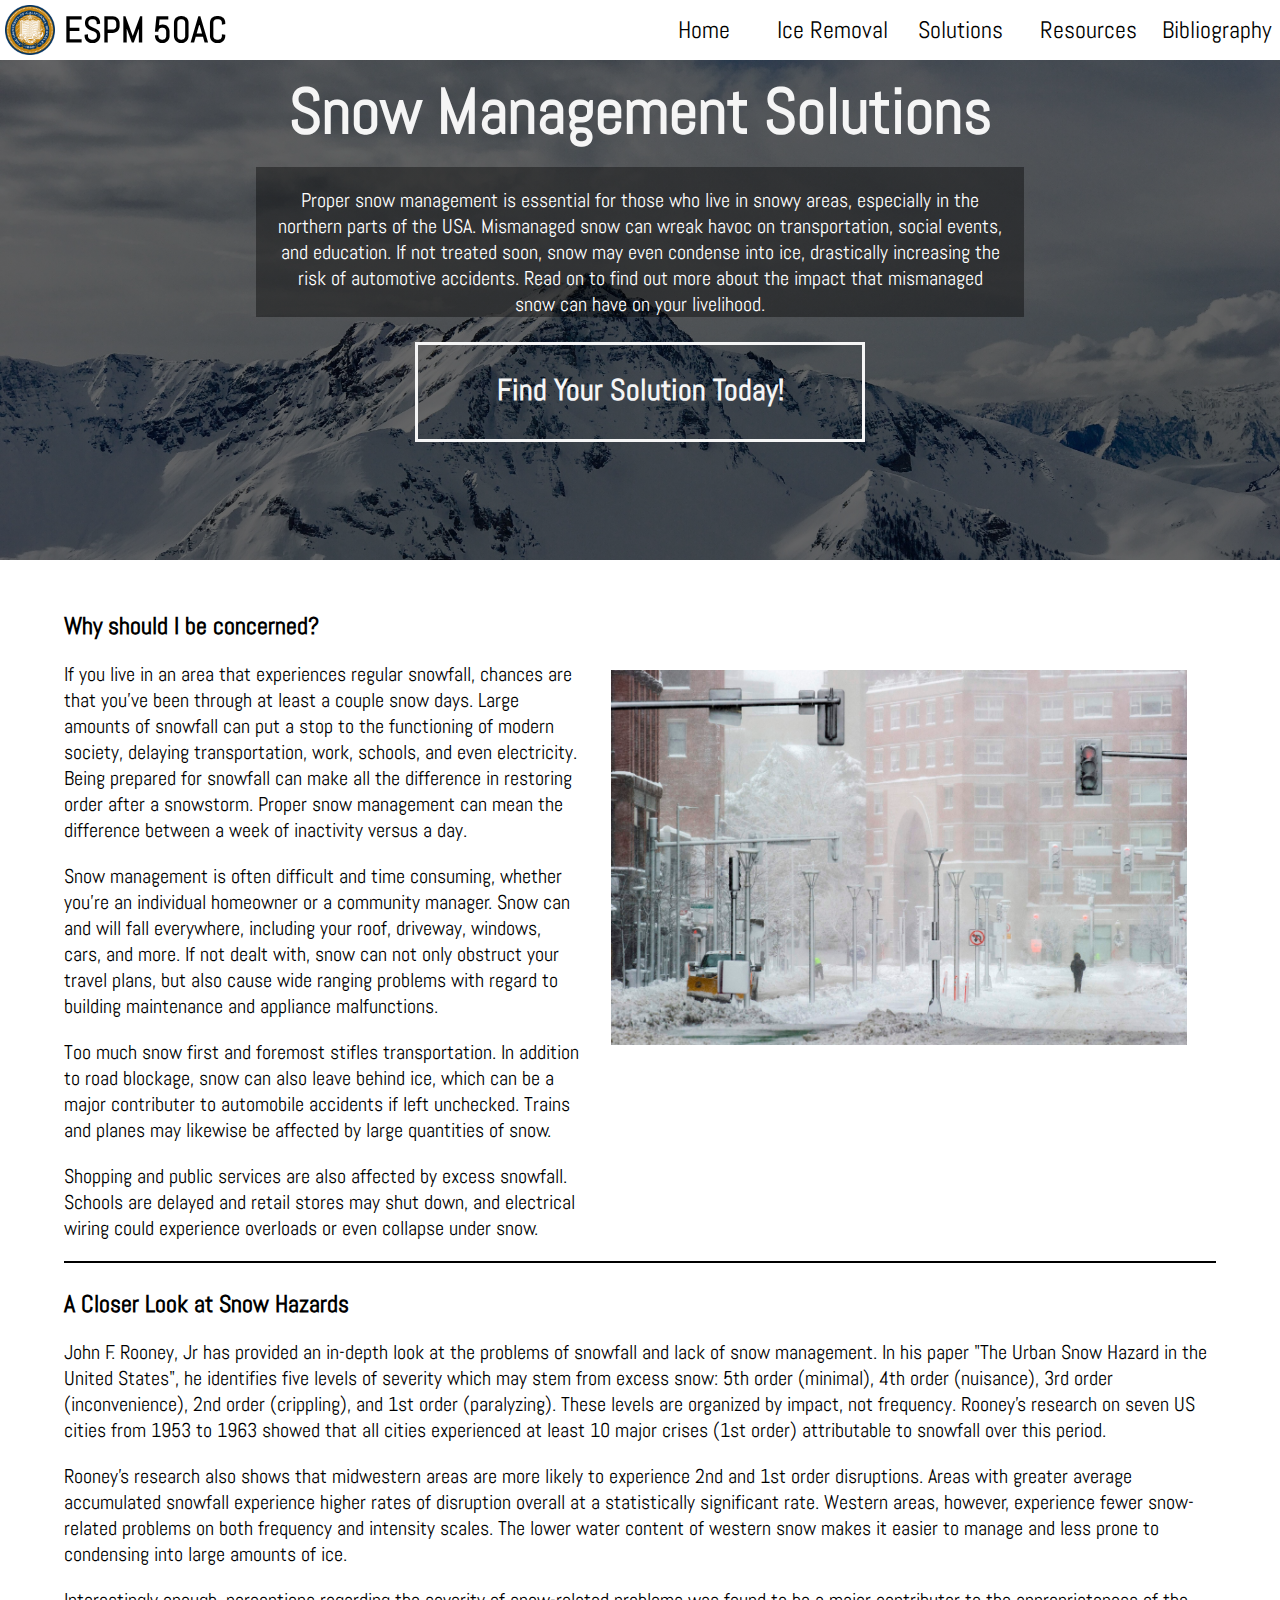
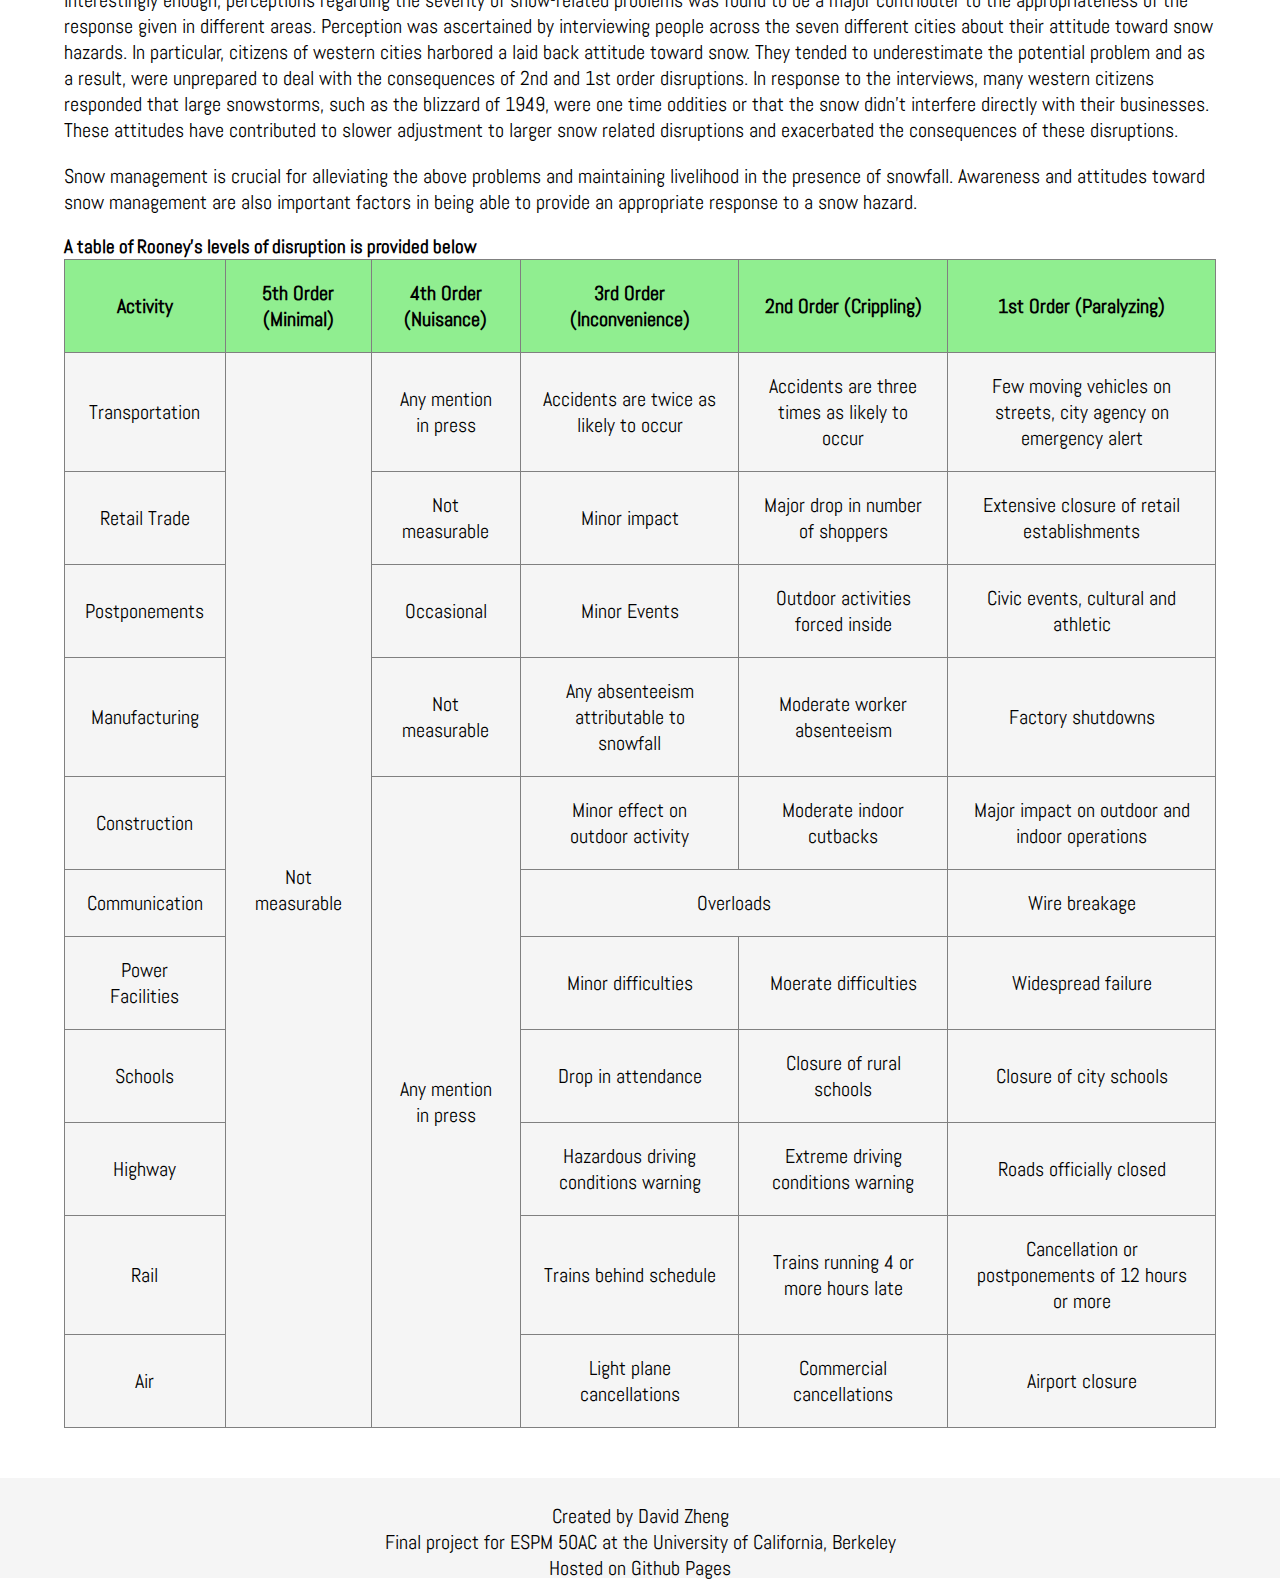
<file: index.html>
<!DOCTYPE html>
<html>
    <head>
        <meta charset="utf-8">
        <link href="./style.css" type="text/css" rel="stylesheet">
        <link rel="preconnect" href="https://fonts.gstatic.com"> 
        <link href="https://fonts.googleapis.com/css2?family=Abel&display=swap" rel="stylesheet">
        <title>Snow Management Home</title>
        <meta name="description" content="ESPM 50AC Snow Management Solutions">
        <meta name="author" content="David Zheng">
    </head>
    <body>
        <header>
            <div id="info">
                <img src="./images/ucblogo.png" id="logo">
                <div id="info-text">
                    <h4>ESPM 50AC</h4>
                </div>
            </div>
            <nav>
                <ul class="navbar" id="navi">
                    <a href="#"><li><p class="navbutton">Home</p></li></a>
                    <a href="./ice.html"><li><p class="navbutton">Ice Removal</p></li></a>
                    <a href="./solutions.html"><li><p class="navbutton">Solutions</p></li></a>
                    <a href="./resources.html"><li><p class="navbutton">Resources</p></li></a>
                    <a href="./bibliography.html"><li><p class="navbutton">Bibliography</p></li></a>
                </ul>
            </nav>
            <container class="landing">
                <h1>Snow Management Solutions</h1>
                <div class="blurb">
                    <p>Proper snow management is essential for those who live in snowy areas, especially in the northern parts of the USA. Mismanaged snow can wreak havoc on transportation, social events, and education. If not treated soon, snow may even condense into ice, drastically increasing the risk of automotive accidents. Read on to find out more about the impact that mismanaged snow can have on your livelihood.</p>
                </div>
                <a href="./solutions.html" id="chartbutton"><strong>Find Your Solution Today!</strong></a>
            </container>
        </header>
        <main>
            <article id="problem">
                <h2>Why should I be concerned?</h2>
                <p>If you live in an area that experiences regular snowfall, chances are that you've been through at least a couple snow days. Large amounts of snowfall can put a stop to the functioning of modern society, delaying transportation, work, schools, and even electricity. Being prepared for snowfall can make all the difference in restoring order after a snowstorm. Proper snow management can mean the difference between a week of inactivity versus a day.</p>
                <p>Snow management is often difficult and time consuming, whether you're an individual homeowner or a community manager. Snow can and will fall everywhere, including your roof, driveway, windows, cars, and more. If not dealt with, snow can not only obstruct your travel plans, but also cause wide ranging problems with regard to building maintenance and appliance malfunctions.</p>
                <p>Too much snow first and foremost stifles transportation. In addition to road blockage, snow can also leave behind ice, which can be a major contributer to automobile accidents if left unchecked. Trains and planes may likewise be affected by large quantities of snow.</p>
                <p>Shopping and public services are also affected by excess snowfall. Schools are delayed and retail stores may shut down, and electrical wiring could experience overloads or even collapse under snow.</p>
            </article>
                <img src="./images/snowstorm.jpg" id="snowstorm">
            <hr>
            <h2>A Closer Look at Snow Hazards</h2>
            <p>John F. Rooney, Jr has provided an in-depth look at the problems of snowfall and lack of snow management. In his paper "The Urban Snow Hazard in the United States", he identifies five levels of severity which may stem from excess snow: 5th order (minimal), 4th order (nuisance), 3rd order (inconvenience), 2nd order (crippling), and 1st order (paralyzing). These levels are organized by impact, not frequency. Rooney's research on seven US cities from 1953 to 1963 showed that all cities experienced at least 10 major crises (1st order) attributable to snowfall over this period.</p>
            <p>Rooney's research also shows that midwestern areas are more likely to experience 2nd and 1st order disruptions. Areas with greater average accumulated snowfall experience higher rates of disruption overall at a statistically significant rate. Western areas, however, experience fewer snow-related problems on both frequency and intensity scales. The lower water content of western snow makes it easier to manage and less prone to condensing into large amounts of ice.</p>
            <p>Interestingly enough, perceptions regarding the severity of snow-related problems was found to be a major contributer to the appropriateness of the response given in different areas. Perception was ascertained by interviewing people across the seven different cities about their attitude toward snow hazards. In particular, citizens of western cities harbored a laid back attitude toward snow. They tended to underestimate the potential problem and as a result, were unprepared to deal with the consequences of 2nd and 1st order disruptions. In response to the interviews, many western citizens responded that large snowstorms, such as the blizzard of 1949, were one time oddities or that the snow didn't interfere directly with their businesses. These attitudes have contributed to slower adjustment to larger snow related disruptions and exacerbated the consequences of these disruptions.</p>
            <p>Snow management is crucial for alleviating the above problems and maintaining livelihood in the presence of snowfall. Awareness and attitudes toward snow management are also important factors in being able to provide an appropriate response to a snow hazard.</p>
            <h3>A table of Rooney's levels of disruption is provided below</h3>
            <table>
                <tr>
                    <th>Activity</th>
                    <th>5th Order (Minimal)</th>
                    <th>4th Order (Nuisance)</th>
                    <th>3rd Order (Inconvenience)</th>
                    <th>2nd Order (Crippling)</th>
                    <th>1st Order (Paralyzing)</th>
                </tr>
                <tr>
                    <td>Transportation</td>
                    <td rowspan="11">Not measurable</td>
                    <td>Any mention in press</td>
                    <td>Accidents are twice as likely to occur</td>
                    <td>Accidents are three times as likely to occur</td>
                    <td>Few moving vehicles on streets, city agency on emergency alert</td>
                </tr>
                <tr>
                    <td>Retail Trade</td>
                    <td>Not measurable</td>
                    <td>Minor impact</td>
                    <td>Major drop in number of shoppers</td>
                    <td>Extensive closure of retail establishments</td>
                </tr>
                <tr>
                    <td>Postponements</td>
                    <td>Occasional</td>
                    <td>Minor Events</td>
                    <td>Outdoor activities forced inside</td>
                    <td>Civic events, cultural and athletic</td>
                </tr>
                <tr>
                    <td>Manufacturing</td>
                    <td>Not measurable</td>
                    <td>Any absenteeism attributable to snowfall</td>
                    <td>Moderate worker absenteeism</td>
                    <td>Factory shutdowns</td>
                </tr>
                <tr>
                    <td>Construction</td>
                    <td rowspan="7">Any mention in press</td>
                    <td>Minor effect on outdoor activity</td>
                    <td>Moderate indoor cutbacks</td>
                    <td>Major impact on outdoor and indoor operations</td>
                </tr>
                <tr>
                    <td>Communication</td>
                    <td colspan="2">Overloads</td>
                    <td>Wire breakage</td>
                </tr>
                <tr>
                    <td>Power Facilities</td>
                    <td>Minor difficulties</td>
                    <td>Moerate difficulties</td>
                    <td>Widespread failure</td>
                </tr>
                <tr>
                    <td>Schools</td>
                    <td>Drop in attendance</td>
                    <td>Closure of rural schools</td>
                    <td>Closure of city schools</td>
                </tr>
                <tr>
                    <td>Highway</td>
                    <td>Hazardous driving conditions warning</td>
                    <td>Extreme driving conditions warning</td>
                    <td>Roads officially closed</td>
                </tr>
                <tr>
                    <td>Rail</td>
                    <td>Trains behind schedule</td>
                    <td>Trains running 4 or more hours late</td>
                    <td>Cancellation or postponements of 12 hours or more</td>
                </tr>
                <tr>
                    <td>Air</td>
                    <td>Light plane cancellations</td>
                    <td>Commercial cancellations</td>
                    <td>Airport closure</td>
                </tr>
            </table>
        </main>
        <footer>
            <p>Created by David Zheng</p>
            <p>Final project for ESPM 50AC at the University of California, Berkeley</p>
            <p>Hosted on Github Pages</p>
        </footer>
    </body>
</html>
</file>
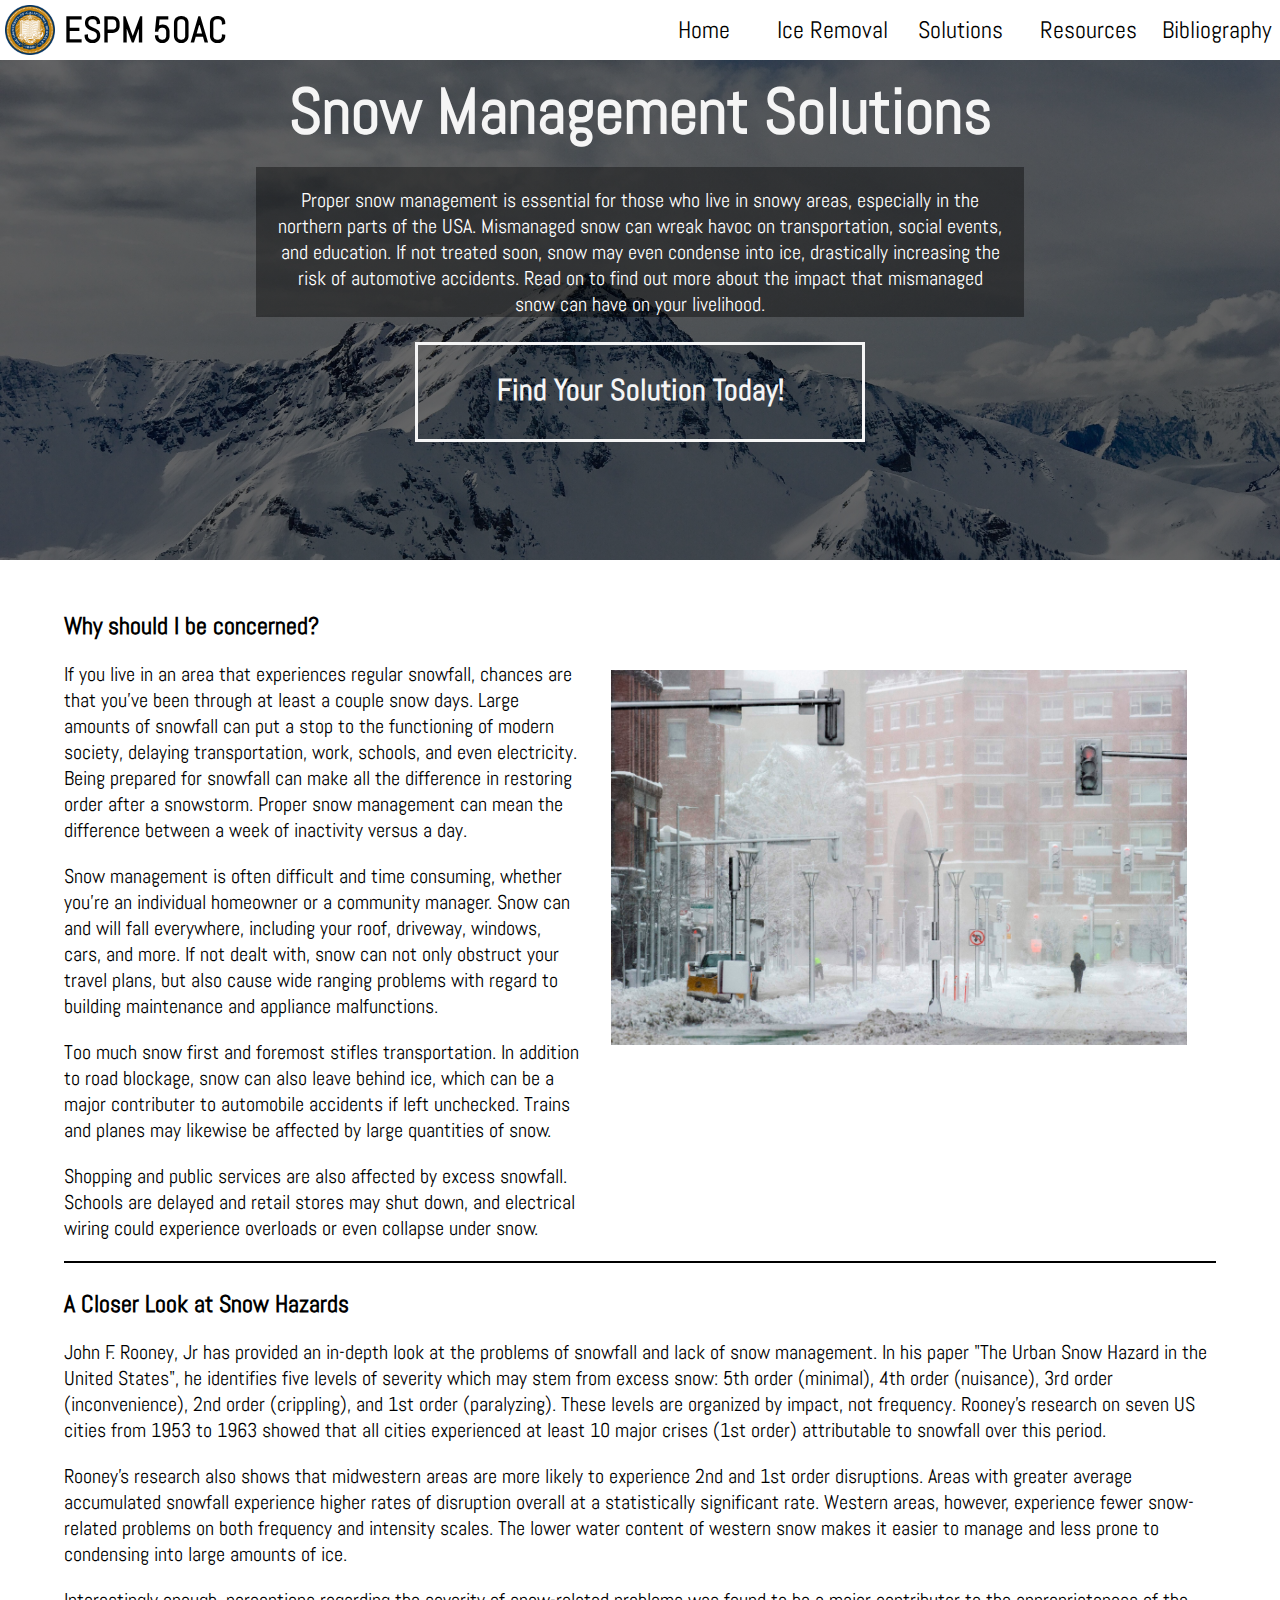
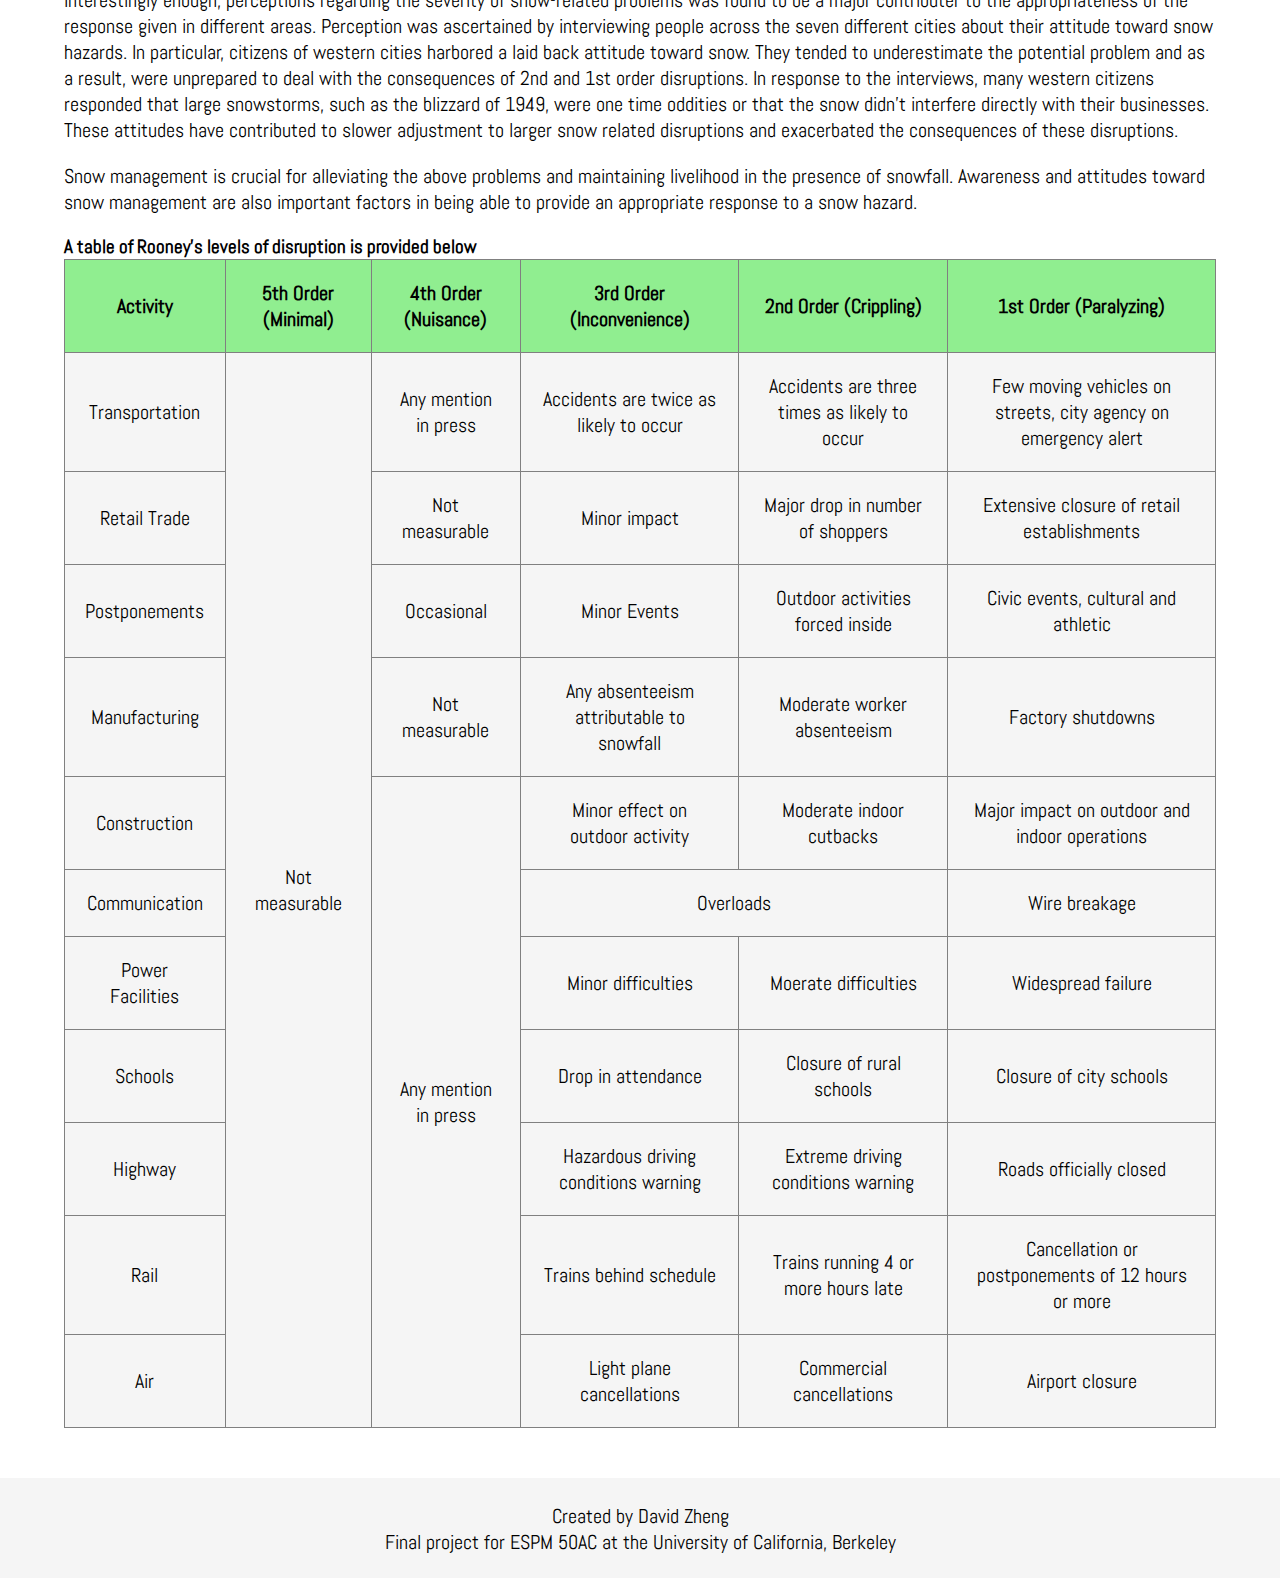
<file: espm-snow/index.html>
<!DOCTYPE html>
<html>
    <head>
        <meta charset="utf-8">
        <link href="./style.css" type="text/css" rel="stylesheet">
        <link rel="preconnect" href="https://fonts.gstatic.com"> 
        <link href="https://fonts.googleapis.com/css2?family=Abel&display=swap" rel="stylesheet">
        <title>Snow Management Home</title>
        <meta name="description" content="ESPM 50AC Snow Management Solutions">
        <meta name="author" content="David Zheng">
    </head>
    <body>
        <header>
            <div id="info">
                <img src="./images/ucblogo.png" id="logo">
                <div id="info-text">
                    <h4>ESPM 50AC</h4>
                </div>
            </div>
            <nav>
                <ul class="navbar" id="navi">
                    <a href="#"><li><p class="navbutton">Home</p></li></a>
                    <a href="./ice.html"><li><p class="navbutton">Ice Removal</p></li></a>
                    <a href="./solutions.html"><li><p class="navbutton">Solutions</p></li></a>
                    <a href="./resources.html"><li><p class="navbutton">Resources</p></li></a>
                    <a href="./bibliography.html"><li><p class="navbutton">Bibliography</p></li></a>
                </ul>
            </nav>
            <container class="landing">
                <h1>Snow Management Solutions</h1>
                <div class="blurb">
                    <p>Proper snow management is essential for those who live in snowy areas, especially in the northern parts of the USA. Mismanaged snow can wreak havoc on transportation, social events, and education. If not treated soon, snow may even condense into ice, drastically increasing the risk of automotive accidents. Read on to find out more about the impact that mismanaged snow can have on your livelihood.</p>
                </div>
                <a href="./solutions.html" id="chartbutton"><strong>Find Your Solution Today!</strong></a>
            </container>
        </header>
        <main>
            <article id="problem">
                <h2>Why should I be concerned?</h2>
                <p>If you live in an area that experiences regular snowfall, chances are that you've been through at least a couple snow days. Large amounts of snowfall can put a stop to the functioning of modern society, delaying transportation, work, schools, and even electricity. Being prepared for snowfall can make all the difference in restoring order after a snowstorm. Proper snow management can mean the difference between a week of inactivity versus a day.</p>
                <p>Snow management is often difficult and time consuming, whether you're an individual homeowner or a community manager. Snow can and will fall everywhere, including your roof, driveway, windows, cars, and more. If not dealt with, snow can not only obstruct your travel plans, but also cause wide ranging problems with regard to building maintenance and appliance malfunctions.</p>
                <p>Too much snow first and foremost stifles transportation. In addition to road blockage, snow can also leave behind ice, which can be a major contributer to automobile accidents if left unchecked. Trains and planes may likewise be affected by large quantities of snow.</p>
                <p>Shopping and public services are also affected by excess snowfall. Schools are delayed and retail stores may shut down, and electrical wiring could experience overloads or even collapse under snow.</p>
            </article>
                <img src="./images/snowstorm.jpg" id="snowstorm">
            <hr>
            <h2>A Closer Look at Snow Hazards</h2>
            <p>John F. Rooney, Jr has provided an in-depth look at the problems of snowfall and lack of snow management. In his paper "The Urban Snow Hazard in the United States", he identifies five levels of severity which may stem from excess snow: 5th order (minimal), 4th order (nuisance), 3rd order (inconvenience), 2nd order (crippling), and 1st order (paralyzing). These levels are organized by impact, not frequency. Rooney's research on seven US cities from 1953 to 1963 showed that all cities experienced at least 10 major crises (1st order) attributable to snowfall over this period.</p>
            <p>Rooney's research also shows that midwestern areas are more likely to experience 2nd and 1st order disruptions. Areas with greater average accumulated snowfall experience higher rates of disruption overall at a statistically significant rate. Western areas, however, experience fewer snow-related problems on both frequency and intensity scales. The lower water content of western snow makes it easier to manage and less prone to condensing into large amounts of ice.</p>
            <p>Interestingly enough, perceptions regarding the severity of snow-related problems was found to be a major contributer to the appropriateness of the response given in different areas. Perception was ascertained by interviewing people across the seven different cities about their attitude toward snow hazards. In particular, citizens of western cities harbored a laid back attitude toward snow. They tended to underestimate the potential problem and as a result, were unprepared to deal with the consequences of 2nd and 1st order disruptions. In response to the interviews, many western citizens responded that large snowstorms, such as the blizzard of 1949, were one time oddities or that the snow didn't interfere directly with their businesses. These attitudes have contributed to slower adjustment to larger snow related disruptions and exacerbated the consequences of these disruptions.</p>
            <p>Snow management is crucial for alleviating the above problems and maintaining livelihood in the presence of snowfall. Awareness and attitudes toward snow management are also important factors in being able to provide an appropriate response to a snow hazard.</p>
            <h3>A table of Rooney's levels of disruption is provided below</h3>
            <table>
                <tr>
                    <th>Activity</th>
                    <th>5th Order (Minimal)</th>
                    <th>4th Order (Nuisance)</th>
                    <th>3rd Order (Inconvenience)</th>
                    <th>2nd Order (Crippling)</th>
                    <th>1st Order (Paralyzing)</th>
                </tr>
                <tr>
                    <td>Transportation</td>
                    <td rowspan="11">Not measurable</td>
                    <td>Any mention in press</td>
                    <td>Accidents are twice as likely to occur</td>
                    <td>Accidents are three times as likely to occur</td>
                    <td>Few moving vehicles on streets, city agency on emergency alert</td>
                </tr>
                <tr>
                    <td>Retail Trade</td>
                    <td>Not measurable</td>
                    <td>Minor impact</td>
                    <td>Major drop in number of shoppers</td>
                    <td>Extensive closure of retail establishments</td>
                </tr>
                <tr>
                    <td>Postponements</td>
                    <td>Occasional</td>
                    <td>Minor Events</td>
                    <td>Outdoor activities forced inside</td>
                    <td>Civic events, cultural and athletic</td>
                </tr>
                <tr>
                    <td>Manufacturing</td>
                    <td>Not measurable</td>
                    <td>Any absenteeism attributable to snowfall</td>
                    <td>Moderate worker absenteeism</td>
                    <td>Factory shutdowns</td>
                </tr>
                <tr>
                    <td>Construction</td>
                    <td rowspan="7">Any mention in press</td>
                    <td>Minor effect on outdoor activity</td>
                    <td>Moderate indoor cutbacks</td>
                    <td>Major impact on outdoor and indoor operations</td>
                </tr>
                <tr>
                    <td>Communication</td>
                    <td colspan="2">Overloads</td>
                    <td>Wire breakage</td>
                </tr>
                <tr>
                    <td>Power Facilities</td>
                    <td>Minor difficulties</td>
                    <td>Moerate difficulties</td>
                    <td>Widespread failure</td>
                </tr>
                <tr>
                    <td>Schools</td>
                    <td>Drop in attendance</td>
                    <td>Closure of rural schools</td>
                    <td>Closure of city schools</td>
                </tr>
                <tr>
                    <td>Highway</td>
                    <td>Hazardous driving conditions warning</td>
                    <td>Extreme driving conditions warning</td>
                    <td>Roads officially closed</td>
                </tr>
                <tr>
                    <td>Rail</td>
                    <td>Trains behind schedule</td>
                    <td>Trains running 4 or more hours late</td>
                    <td>Cancellation or postponements of 12 hours or more</td>
                </tr>
                <tr>
                    <td>Air</td>
                    <td>Light plane cancellations</td>
                    <td>Commercial cancellations</td>
                    <td>Airport closure</td>
                </tr>
            </table>
        </main>
        <footer>
            <p>Created by David Zheng</p>
            <p>Final project for ESPM 50AC at the University of California, Berkeley</p>
        </footer>
    </body>
</html>
</file>
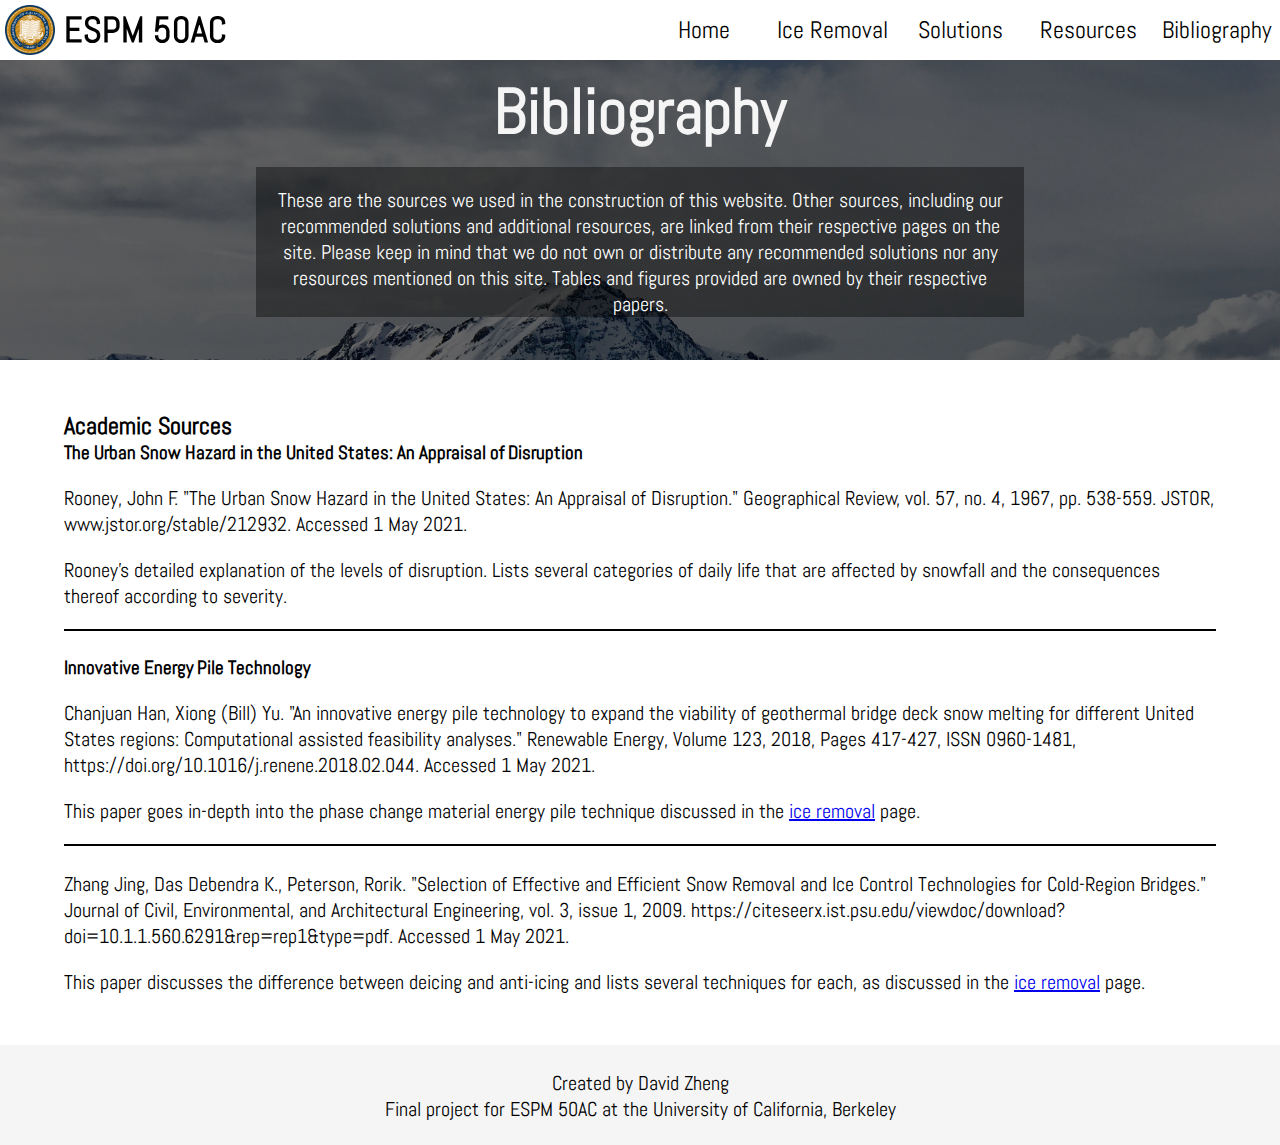
<file: bibliography.html>
<!DOCTYPE html>
<html>
    <head>
        <meta charset="utf-8">
        <link href="./style.css" type="text/css" rel="stylesheet">
        <link rel="preconnect" href="https://fonts.gstatic.com"> 
        <link href="https://fonts.googleapis.com/css2?family=Abel&display=swap" rel="stylesheet">
        <title>Snow Management Bibliography</title>
        <meta name="description" content="ESPM 50AC Snow Management Solutions">
        <meta name="author" content="David Zheng">
    </head>
    <body>
        <header>
            <div id="info">
                <img src="./images/ucblogo.png" id="logo">
                <div id="info-text">
                    <h4>ESPM 50AC</h4>
                </div>
            </div>
            <nav>
                <ul class="navbar">
                    <a href="./index.html"><li><p class="navbutton">Home</p></li></a>
                    <a href="./ice.html"><li><p class="navbutton">Ice Removal</p></li></a>
                    <a href="./solutions.html"><li><p class="navbutton">Solutions</p></li></a>
                    <a href="./resources.html"><li><p class="navbutton">Resources</p></li></a>
                    <a href="#"><li><p class="navbutton">Bibliography</p></li></a>
                </ul>
            </nav>
            <container class="landing landing-short">
                <h1>Bibliography</h1>
                <div class="blurb blurb-short">
                    <p>These are the sources we used in the construction of this website. Other sources, including our recommended solutions and additional resources, are linked from their respective pages on the site. Please keep in mind that we do not own or distribute any recommended solutions nor any resources mentioned on this site. Tables and figures provided are owned by their respective papers.</p>
                </div>
            </container>
        </header>
        <main>
            <h2>Academic Sources</h2>
            <article class="bib-item">
                <h3>The Urban Snow Hazard in the United States: An Appraisal of Disruption</h3>
                <p>Rooney, John F. "The Urban Snow Hazard in the United States: An Appraisal of Disruption." Geographical Review, vol. 57, no. 4, 1967, pp. 538-559. JSTOR, www.jstor.org/stable/212932. Accessed 1 May 2021.</p>
                <p>Rooney's detailed explanation of the levels of disruption. Lists several categories of daily life that are affected by snowfall and the consequences thereof according to severity.</p>
            </article>
            <hr>
            <article class="bib-item">
                <h3>Innovative Energy Pile Technology</h3>
                <p>Chanjuan Han, Xiong (Bill) Yu. "An innovative energy pile technology to expand the viability of geothermal bridge deck snow melting for different United States regions: Computational assisted feasibility analyses." Renewable Energy, Volume 123, 2018, Pages 417-427, ISSN 0960-1481, https://doi.org/10.1016/j.renene.2018.02.044. Accessed 1 May 2021.</p>
                <p>This paper goes in-depth into the phase change material energy pile technique discussed in the <a href="./ice.html">ice removal</a> page.</p>
            </article>
            <hr>
            <article class="bib-item">
                <h3></h3>
                <p>Zhang Jing, Das Debendra K., Peterson, Rorik. "Selection of Effective and Efficient Snow Removal and Ice Control Technologies for Cold-Region Bridges." Journal of Civil, Environmental, and Architectural Engineering, vol. 3, issue 1, 2009. https://citeseerx.ist.psu.edu/viewdoc/download?doi=10.1.1.560.6291&rep=rep1&type=pdf. Accessed 1 May 2021.</p>
                <p>This paper discusses the difference between deicing and anti-icing and lists several techniques for each, as discussed in the <a href="./ice.html">ice removal</a> page.</p>
            </article>
        </main>
        <footer>
            <p>Created by David Zheng</p>
            <p>Final project for ESPM 50AC at the University of California, Berkeley</p>
        </footer>
    </body>
</html>
</file>
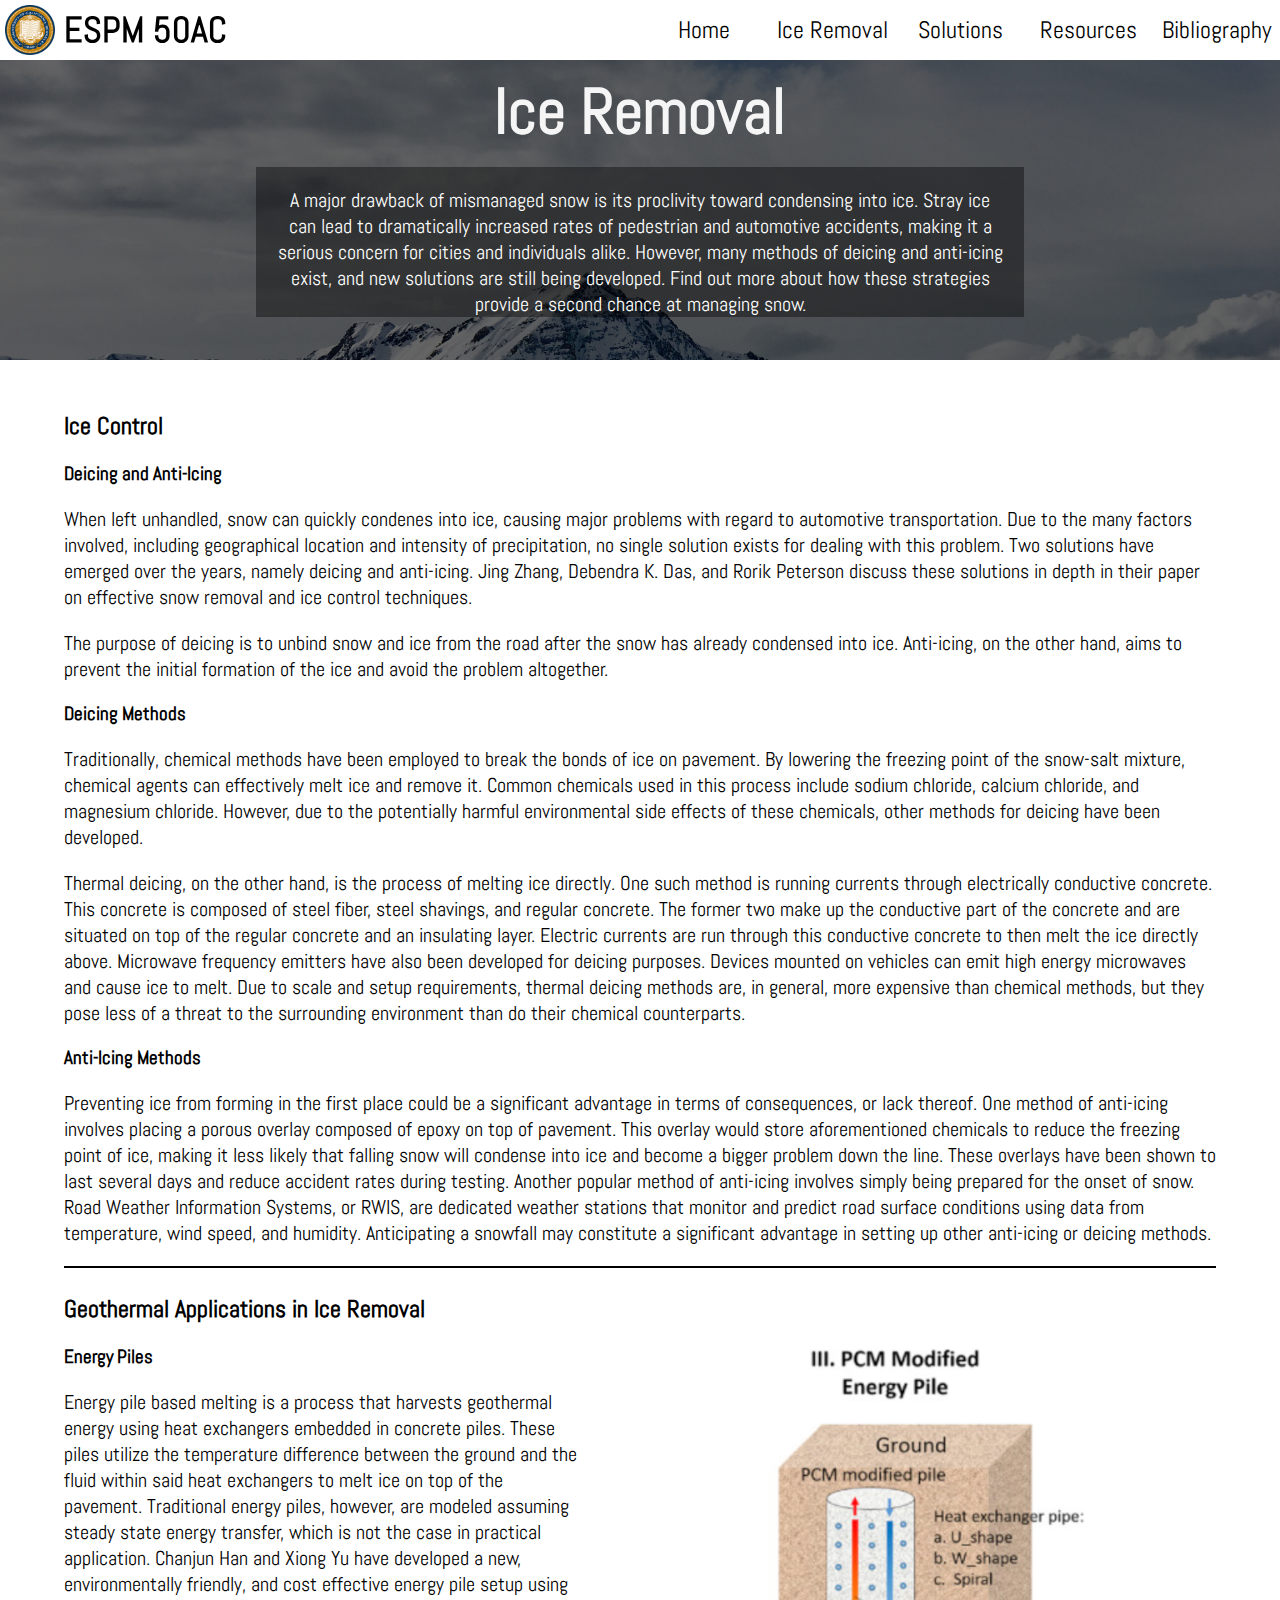
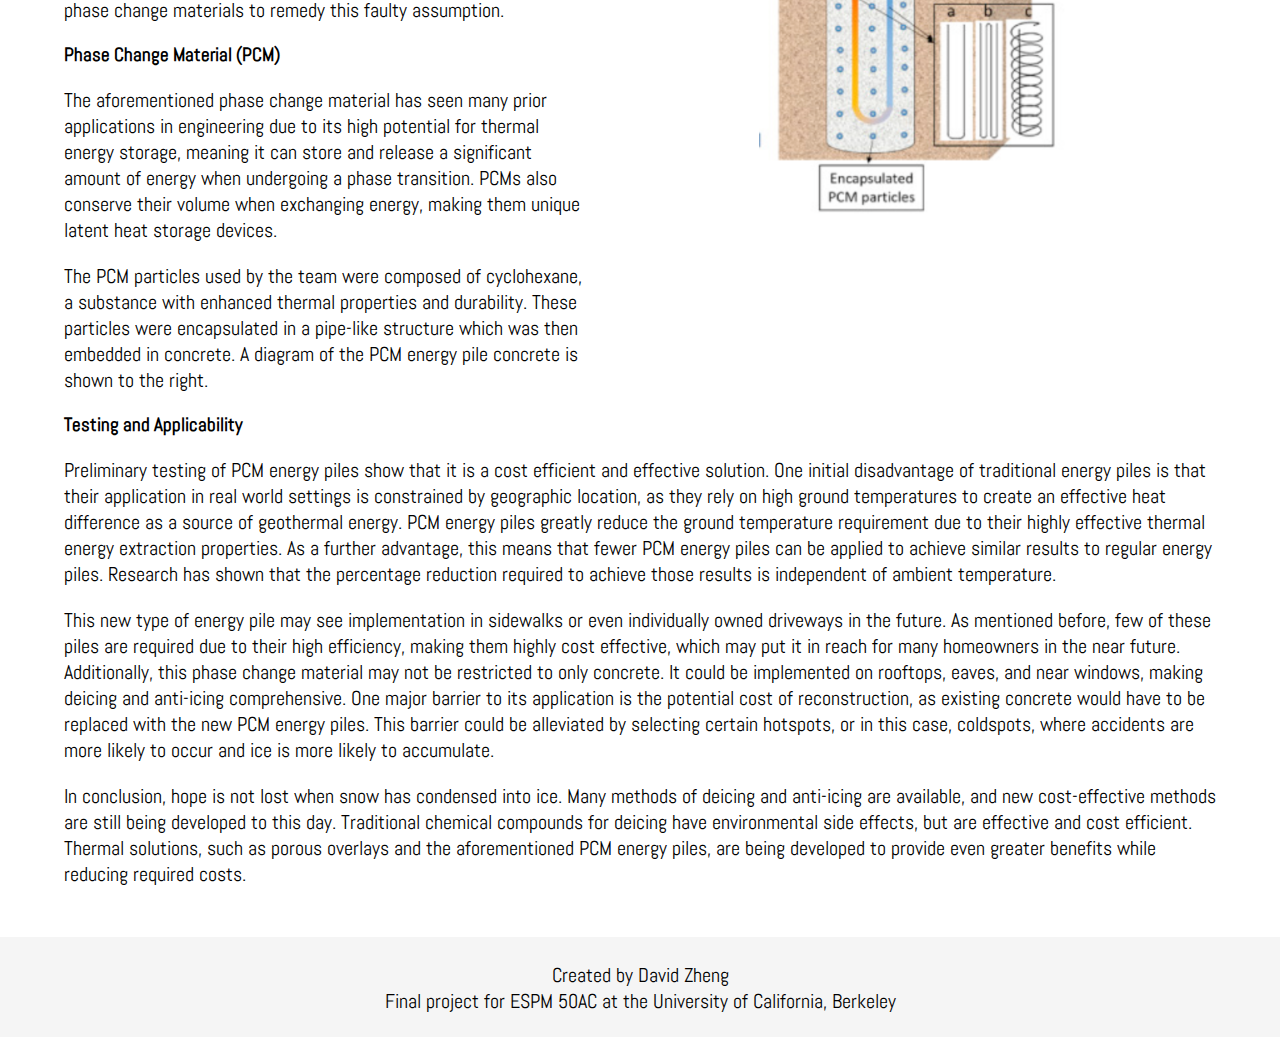
<file: ice.html>
<!DOCTYPE html>
<html>
    <head>
        <meta charset="utf-8">
        <link href="./style.css" type="text/css" rel="stylesheet">
        <link rel="preconnect" href="https://fonts.gstatic.com"> 
        <link href="https://fonts.googleapis.com/css2?family=Abel&display=swap" rel="stylesheet">
        <title>Snow Management: Ice Removal</title>
        <meta name="description" content="ESPM 50AC Snow Management Solutions">
        <meta name="author" content="David Zheng">
    </head>
    <body>
        <header>
            <div id="info">
                <img src="./images/ucblogo.png" id="logo">
                <div id="info-text">
                    <h4>ESPM 50AC</h4>
                </div>
            </div>
            <nav>
                <ul class="navbar">
                    <a href="./index.html"><li><p class="navbutton">Home</p></li></a>
                    <a href="#"><li><p class="navbutton">Ice Removal</p></li></a>
                    <a href="./solutions.html"><li><p class="navbutton">Solutions</p></li></a>
                    <a href="./resources.html"><li><p class="navbutton">Resources</p></li></a>
                    <a href="./bibliography.html"><li><p class="navbutton">Bibliography</p></li></a>
                </ul>
            </nav>
            <container class="landing landing-short">
                <h1>Ice Removal</h1>
                <div class="blurb blurb-short">
                    <p>A major drawback of mismanaged snow is its proclivity toward condensing into ice. Stray ice can lead to dramatically increased rates of pedestrian and automotive accidents, making it a serious concern for cities and individuals alike. However, many methods of deicing and anti-icing exist, and new solutions are still being developed. Find out more about how these strategies provide a second chance at managing snow.</p>
                </div>
            </container>
        </header>
        <main>
            <article>
                <h2>Ice Control</h2>
                <br>
                <h3>Deicing and Anti-Icing</h3>
                <p>When left unhandled, snow can quickly condenes into ice, causing major problems with regard to automotive transportation. Due to the many factors involved, including geographical location and intensity of precipitation, no single solution exists for dealing with this problem. Two solutions have emerged over the years, namely deicing and anti-icing. Jing Zhang, Debendra K. Das, and Rorik Peterson discuss these solutions in depth in their paper on effective snow removal and ice control techniques.</p>
                <p>The purpose of deicing is to unbind snow and ice from the road after the snow has already condensed into ice. Anti-icing, on the other hand, aims to prevent the initial formation of the ice and avoid the problem altogether.</p>
                <h3>Deicing Methods</h3>
                <p>Traditionally, chemical methods have been employed to break the bonds of ice on pavement. By lowering the freezing point of the snow-salt mixture, chemical agents can effectively melt ice and remove it. Common chemicals used in this process include sodium chloride, calcium chloride, and magnesium chloride. However, due to the potentially harmful environmental side effects of these chemicals, other methods for deicing have been developed.</p>
                <p>Thermal deicing, on the other hand, is the process of melting ice directly. One such method is running currents through electrically conductive concrete. This concrete is composed of steel fiber, steel shavings, and regular concrete. The former two make up the conductive part of the concrete and are situated on top of the regular concrete and an insulating layer. Electric currents are run through this conductive concrete to then melt the ice directly above. Microwave frequency emitters have also been developed for deicing purposes. Devices mounted on vehicles can emit high energy microwaves and cause ice to melt. Due to scale and setup requirements, thermal deicing methods are, in general, more expensive than chemical methods, but they pose less of a threat to the surrounding environment than do their chemical counterparts.</p>
                <h3>Anti-Icing Methods</h3>
                <p>Preventing ice from forming in the first place could be a significant advantage in terms of consequences, or lack thereof. One method of anti-icing involves placing a porous overlay composed of epoxy on top of pavement. This overlay would store aforementioned chemicals to reduce the freezing point of ice, making it less likely that falling snow will condense into ice and become a bigger problem down the line. These overlays have been shown to last several days and reduce accident rates during testing. Another popular method of anti-icing involves simply being prepared for the onset of snow. Road Weather Information Systems, or RWIS, are dedicated weather stations that monitor and predict road surface conditions using data from temperature, wind speed, and humidity. Anticipating a snowfall may constitute a significant advantage in setting up other anti-icing or deicing methods. </p>
            </article>
            <hr>
            <article>
                <h2>Geothermal Applications in Ice Removal</h2>
                <br>
                <div class="article-text">
                    <h3>Energy Piles</h3>
                    <p>Energy pile based melting is a process that harvests geothermal energy using heat exchangers embedded in concrete piles. These piles utilize the temperature difference between the ground and the fluid within said heat exchangers to melt ice on top of the pavement. Traditional energy piles, however, are modeled assuming steady state energy transfer, which is not the case in practical application. Chanjun Han and Xiong Yu have developed a new, environmentally friendly, and cost effective energy pile setup using phase change materials to remedy this faulty assumption.</p>
                    <h3>Phase Change Material (PCM)</h3>
                    <p>The aforementioned phase change material has seen many prior applications in engineering due to its high potential for thermal energy storage, meaning it can store and release a significant amount of energy when undergoing a phase transition. PCMs also conserve their volume when exchanging energy, making them unique latent heat storage devices.</p>
                    <p>The PCM particles used by the team were composed of cyclohexane, a substance with enhanced thermal properties and durability. These particles were encapsulated in a pipe-like structure which was then embedded in concrete. A diagram of the PCM energy pile concrete is shown to the right.</p>
                </div>
                <img src="./images/pcm.png" class="article-image">
                <h3>Testing and Applicability</h3>
                <p>Preliminary testing of PCM energy piles show that it is a cost efficient and effective solution. One initial disadvantage of traditional energy piles is that their application in real world settings is constrained by geographic location, as they rely on high ground temperatures to create an effective heat difference as a source of geothermal energy. PCM energy piles greatly reduce the ground temperature requirement due to their highly effective thermal energy extraction properties. As a further advantage, this means that fewer PCM energy piles can be applied to achieve similar results to regular energy piles. Research has shown that the percentage reduction required to achieve those results is independent of ambient temperature.</p>
                <p>This new type of energy pile may see implementation in sidewalks or even individually owned driveways in the future. As mentioned before, few of these piles are required due to their high efficiency, making them highly cost effective, which may put it in reach for many homeowners in the near future. Additionally, this phase change material may not be restricted to only concrete. It could be implemented on rooftops, eaves, and near windows, making deicing and anti-icing comprehensive. One major barrier to its application is the potential cost of reconstruction, as existing concrete would have to be replaced with the new PCM energy piles. This barrier could be alleviated by selecting certain hotspots, or in this case, coldspots, where accidents are more likely to occur and ice is more likely to accumulate.</p>
                <p>In conclusion, hope is not lost when snow has condensed into ice. Many methods of deicing and anti-icing are available, and new cost-effective methods are still being developed to this day. Traditional chemical compounds for deicing have environmental side effects, but are effective and cost efficient. Thermal solutions, such as porous overlays and the aforementioned PCM energy piles, are being developed to provide even greater benefits while reducing required costs.</p>
            </article>
        </main>
        <footer>
            <p>Created by David Zheng</p>
            <p>Final project for ESPM 50AC at the University of California, Berkeley</p>
        </footer>
    </body>
</html>
</file>
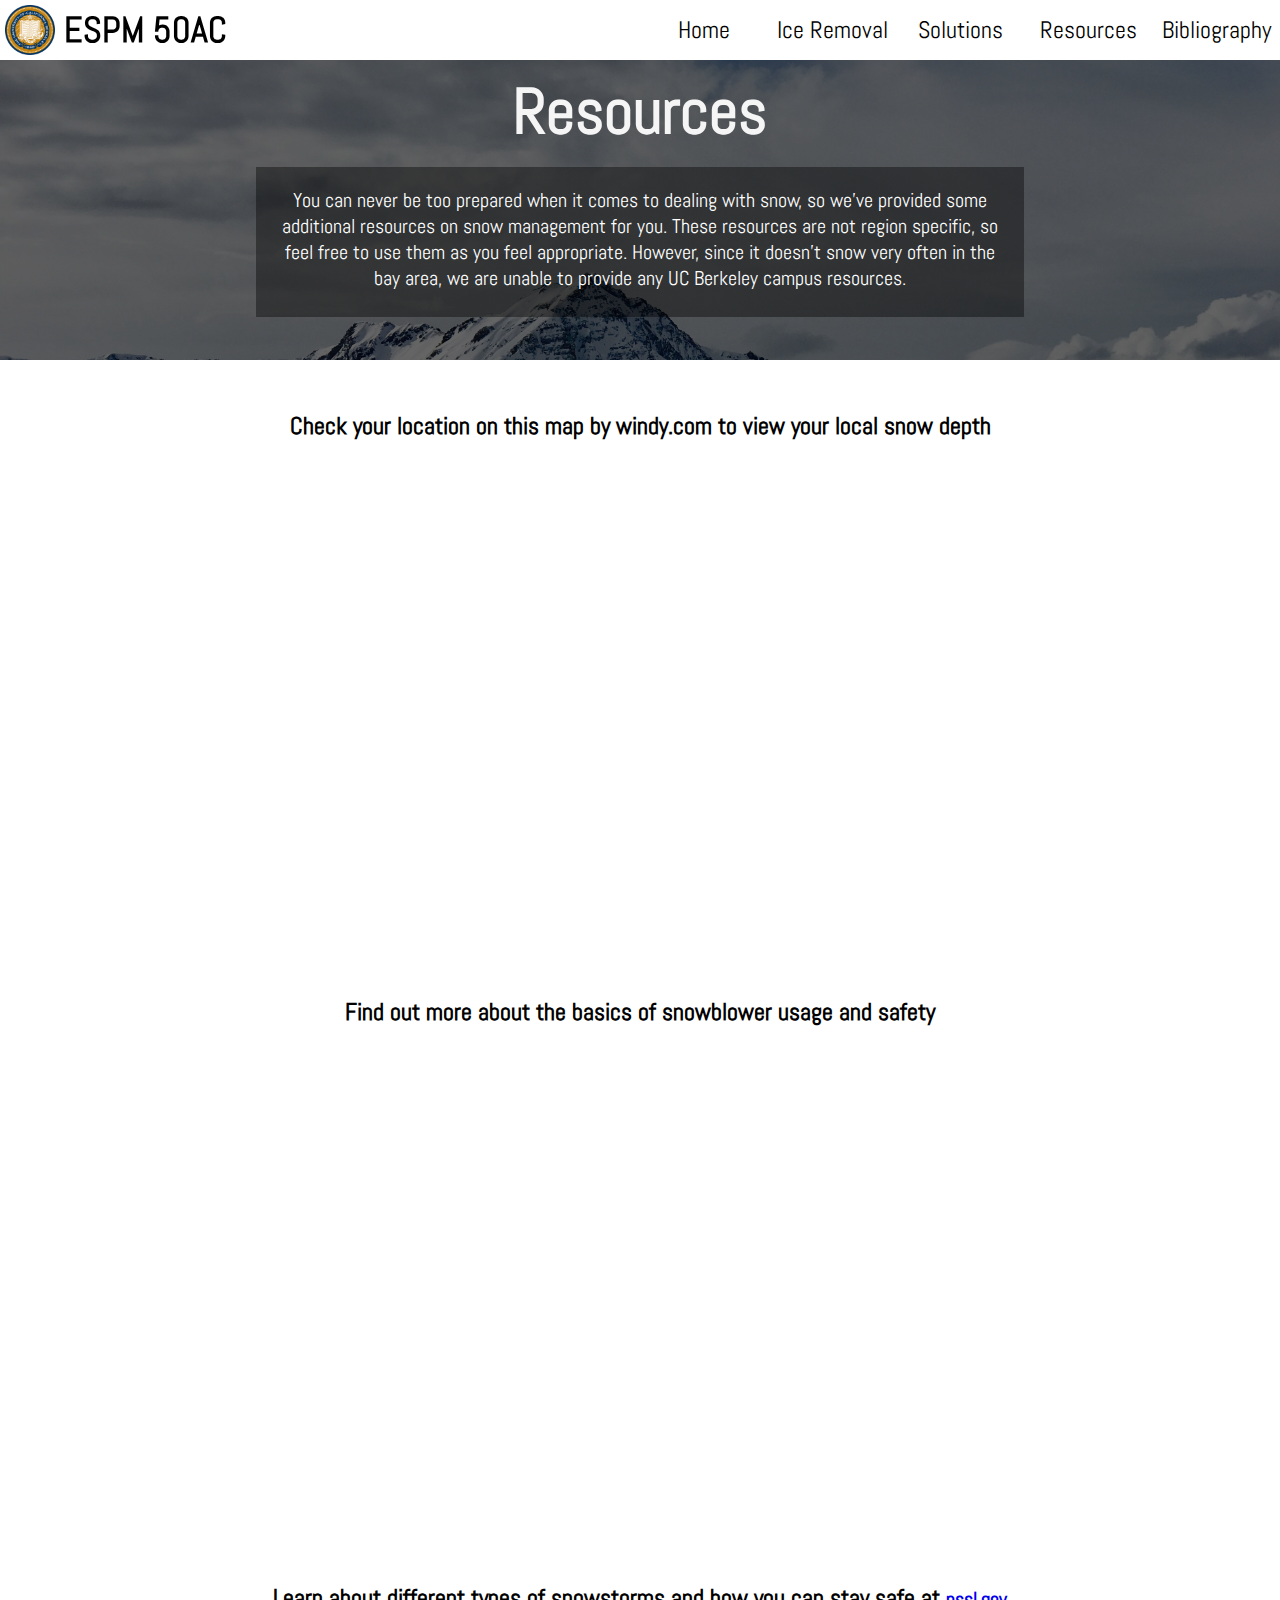
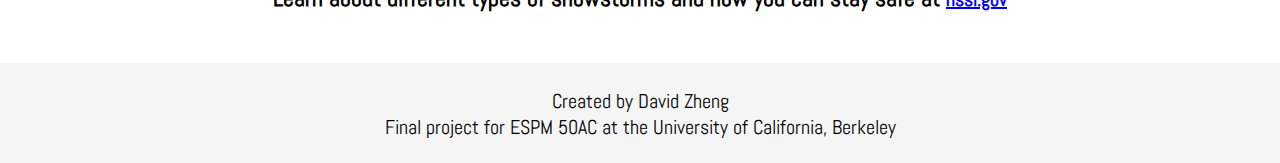
<file: resources.html>
<!DOCTYPE html>
<html>
    <head>
        <meta charset="utf-8">
        <link href="./style.css" type="text/css" rel="stylesheet">
        <link rel="preconnect" href="https://fonts.gstatic.com"> 
        <link href="https://fonts.googleapis.com/css2?family=Abel&display=swap" rel="stylesheet">
        <title>Snow Management: Additional Resources</title>
        <meta name="description" content="ESPM 50AC Snow Management Solutions">
        <meta name="author" content="David Zheng">
    </head>
    <body>
        <header>
            <div id="info">
                <img src="./images/ucblogo.png" id="logo">
                <div id="info-text">
                    <h4>ESPM 50AC</h4>
                </div>
            </div>
            <nav>
                <ul class="navbar">
                    <a href="./index.html"><li><p class="navbutton">Home</p></li></a>
                    <a href="./ice.html"><li><p class="navbutton">Ice Removal</p></li></a>
                    <a href="./solutions.html"><li><p class="navbutton">Solutions</p></li></a>
                    <a href="#"><li><p class="navbutton">Resources</p></li></a>
                    <a href="./bibliography.html"><li><p class="navbutton">Bibliography</p></li></a>
                </ul>
            </nav>
            <container class="landing landing-short">
                <h1>Resources</h1>
                <div class="blurb blurb-short">
                    <p>You can never be too prepared when it comes to dealing with snow, so we've provided some additional resources on snow management for you. These resources are not region specific, so feel free to use them as you feel appropriate. However, since it doesn't snow very often in the bay area, we are unable to provide any UC Berkeley campus resources.</p>
                </div>
            </container>
        </header>
        <main>
            <h2 class="resource-text">Check your location on this map by windy.com to view your local snow depth</h2>
            <iframe class="resource-item" src="https://embed.windy.com/embed2.html?lat=43.898&lon=-111.401&detailLat=45.078&detailLon=-93.189&width=650&height=450&zoom=5&level=surface&overlay=snowcover&product=ecmwf&menu=&message=&marker=&calendar=now&pressure=&type=map&location=coordinates&detail=&metricWind=default&metricTemp=%C2%B0F&radarRange=-1" frameborder="0"></iframe>
            <h2 class="resource-text">Find out more about the basics of snowblower usage and safety</h2>
            <iframe class="resource-item" src="https://www.youtube.com/embed/k0dapL-Jmo4"></iframe>
            <h2 class="resource-text">Learn about different types of snowstorms and how you can stay safe at <a href="https://www.nssl.noaa.gov/education/svrwx101/winter/types/">nssl.gov</a></h2>
        </main>
        <footer>
            <p>Created by David Zheng</p>
            <p>Final project for ESPM 50AC at the University of California, Berkeley</p>
        </footer>
    </body>
</html>
</file>
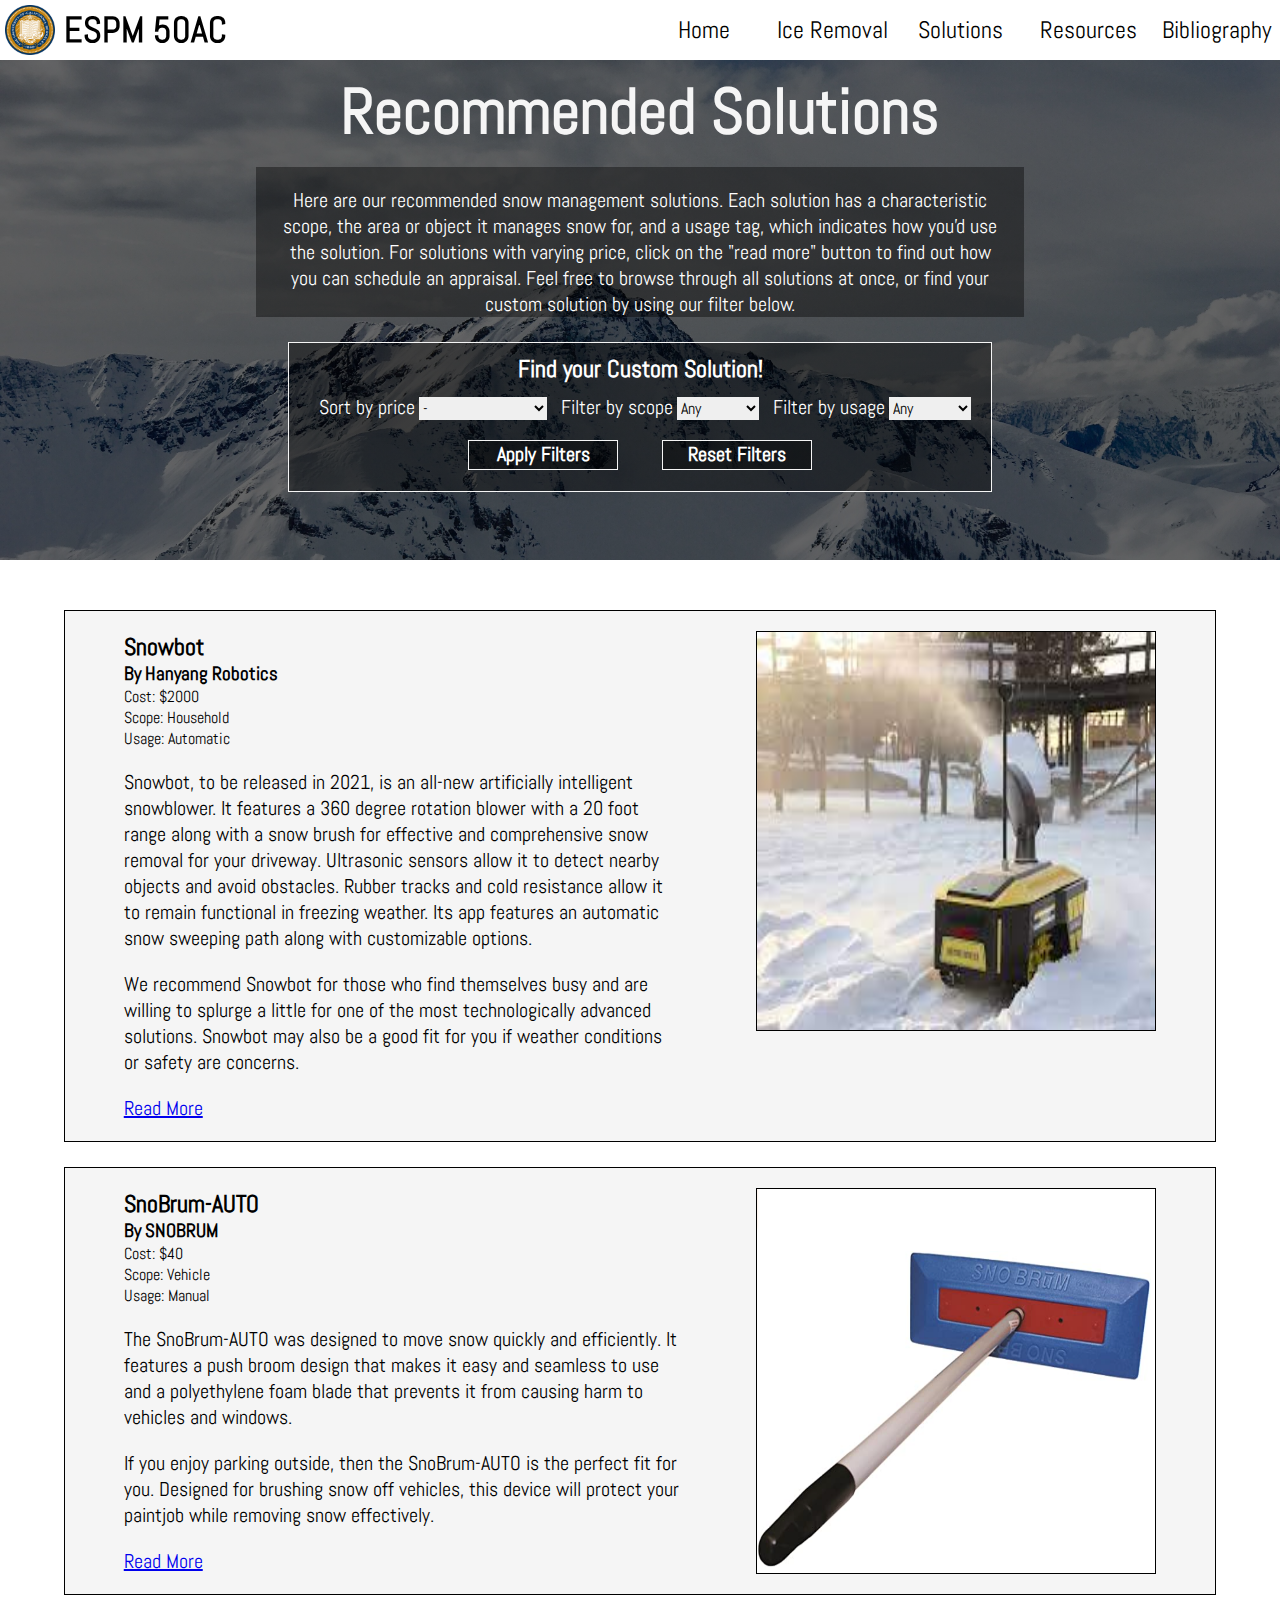
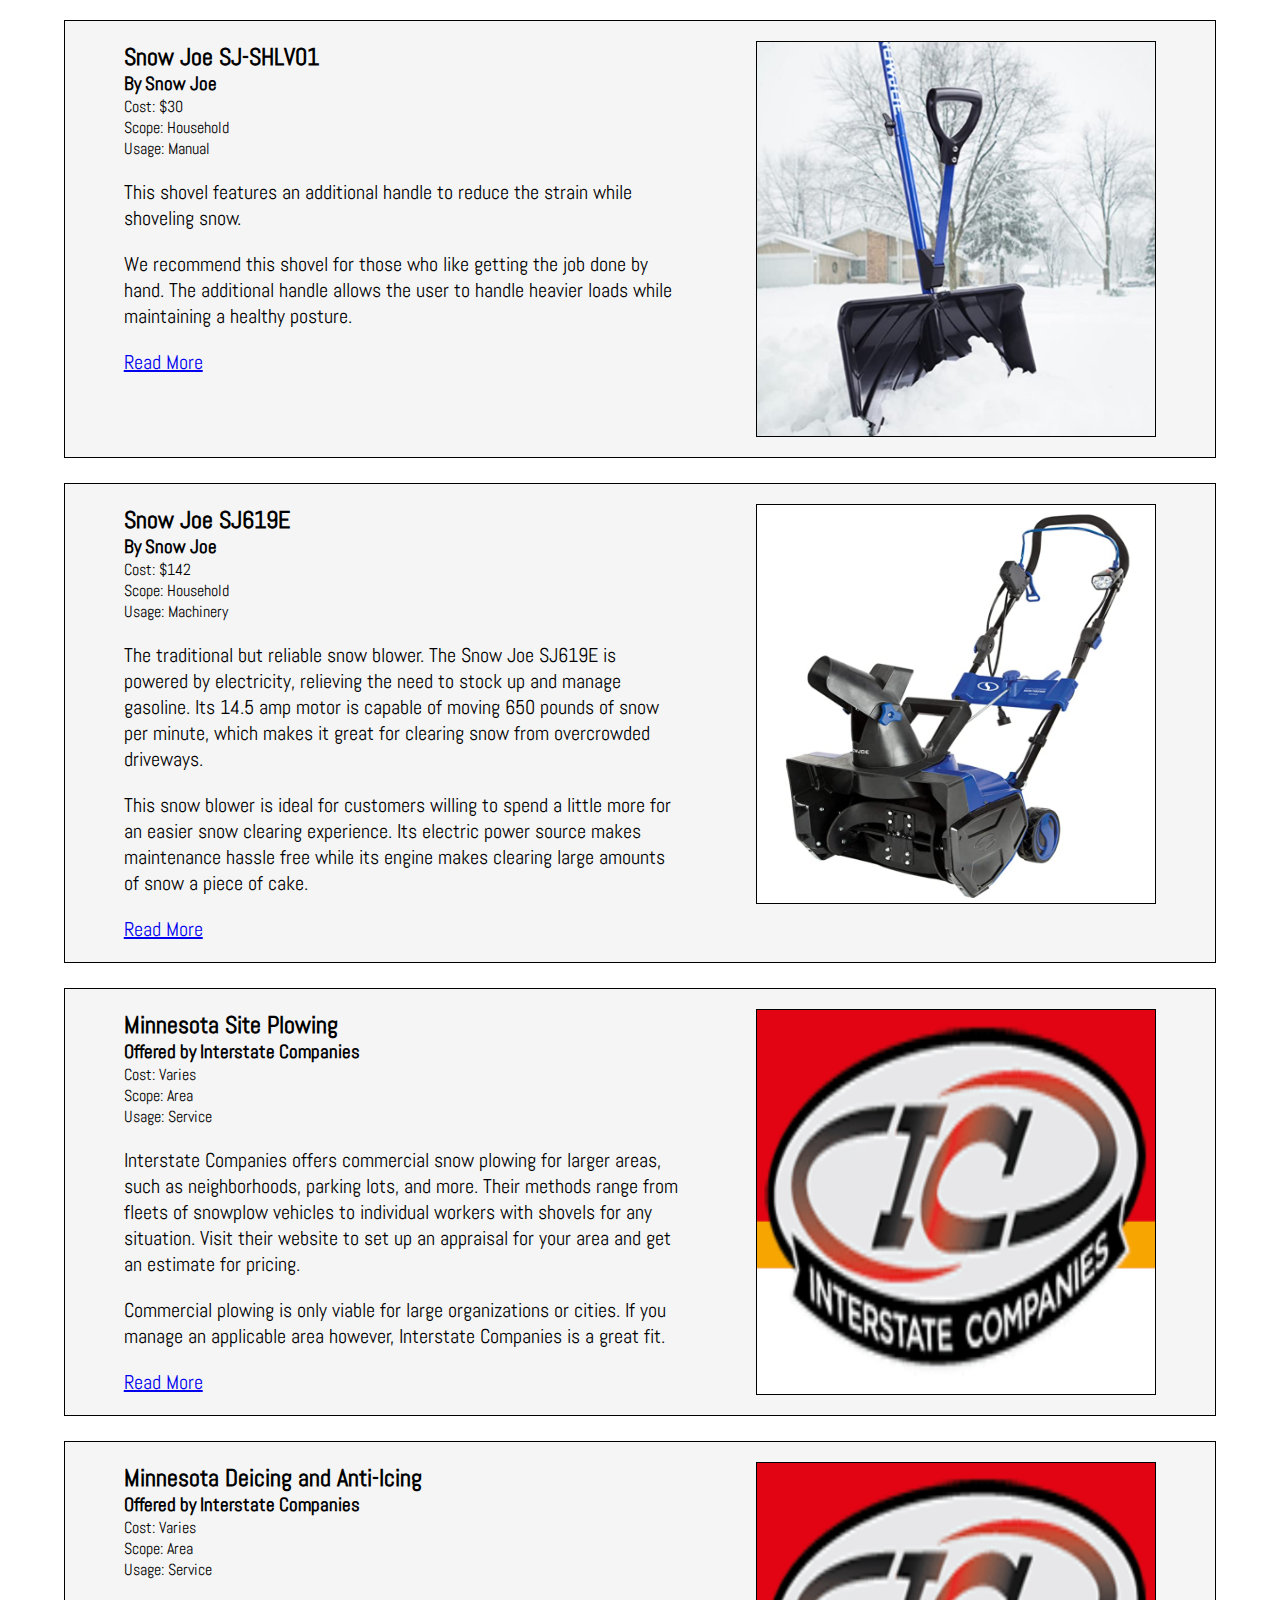
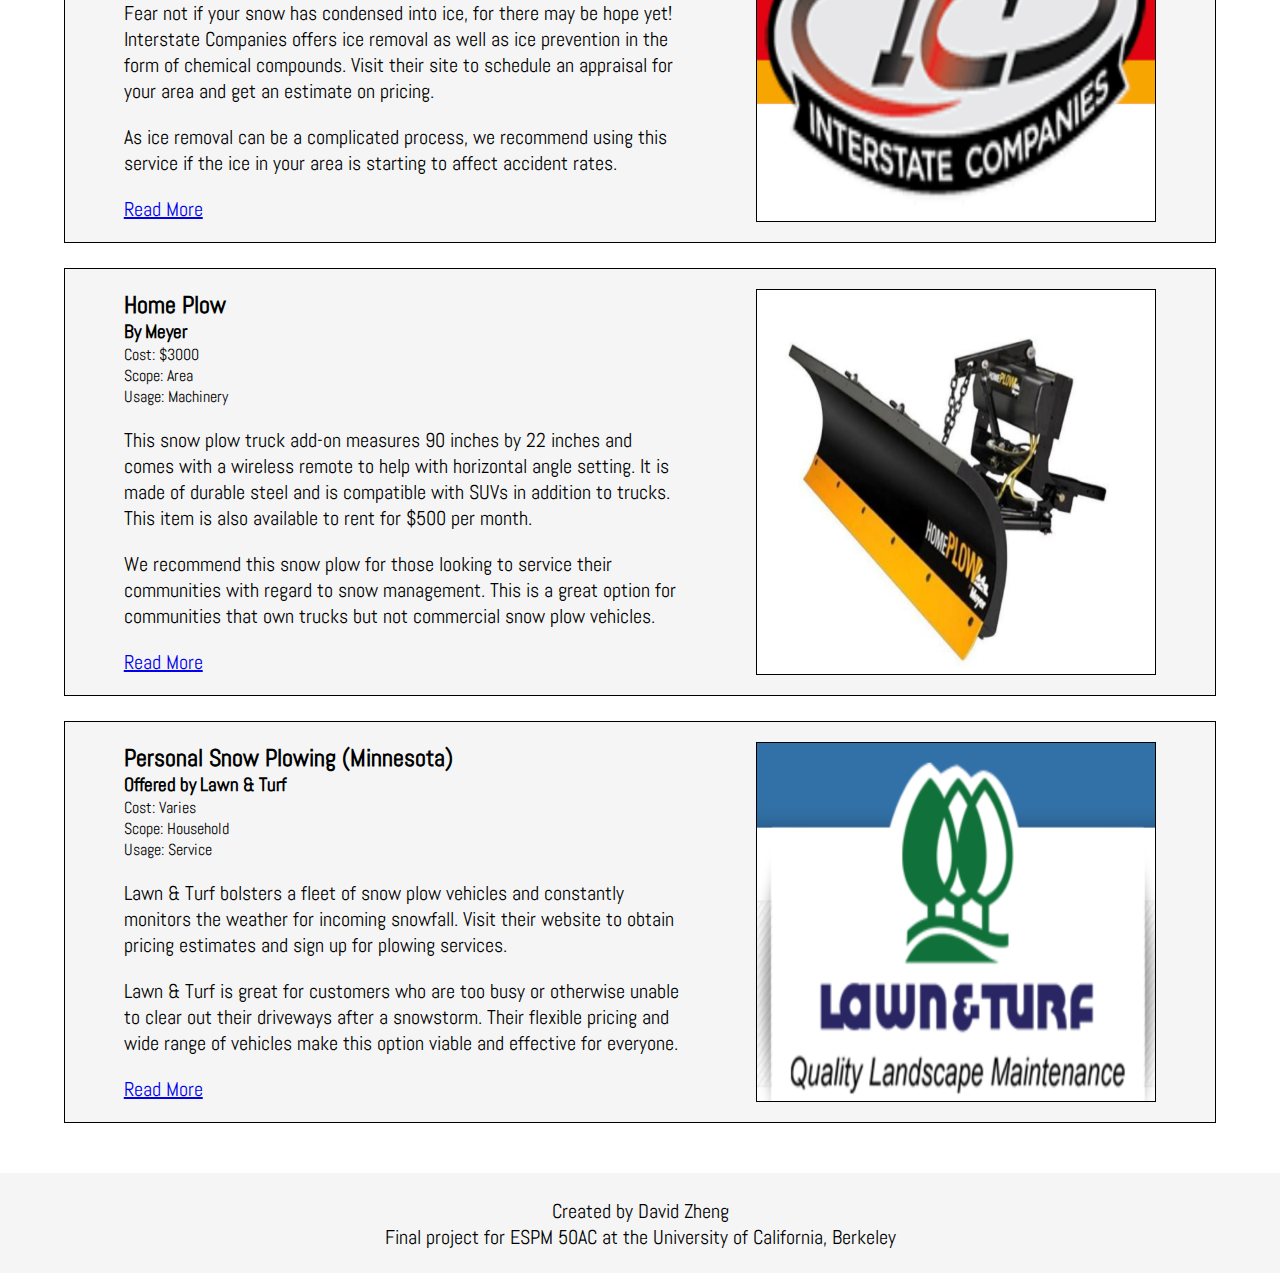
<file: solutions.html>
<!DOCTYPE html>
<html>
    <head>
        <meta charset="utf-8">
        <link href="./style.css" type="text/css" rel="stylesheet">
        <link rel="preconnect" href="https://fonts.gstatic.com"> 
        <link href="https://fonts.googleapis.com/css2?family=Abel&display=swap" rel="stylesheet">
        <script src="./items.js" defer></script>
        <title>Snow Management Solutions</title>
        <meta name="description" content="ESPM 50AC Snow Management Solutions">
        <meta name="author" content="David Zheng">
    </head>
    <body>
        <header>
            <div id="info">
                <img src="./images/ucblogo.png" id="logo">
                <div id="info-text">
                    <h4>ESPM 50AC</h4>
                </div>
            </div>
            <nav>
                <ul class="navbar">
                    <a href="./index.html"><li><p class="navbutton">Home</p></li></a>
                    <a href="./ice.html"><li><p class="navbutton">Ice Removal</p></li></a>
                    <a href="#"><li><p class="navbutton">Solutions</p></li></a>
                    <a href="./resources.html"><li><p class="navbutton">Resources</p></li></a>
                    <a href="./bibliography.html"><li><p class="navbutton">Bibliography</p></li></a>
                </ul>
            </nav>
            <container class="landing">
                <h1>Recommended Solutions</h1>
                <div class="blurb">
                    <p>Here are our recommended snow management solutions. Each solution has a characteristic scope, the area or object it manages snow for, and a usage tag, which indicates how you'd use the solution. For solutions with varying price, click on the "read more" button to find out how you can schedule an appraisal. Feel free to browse through all solutions at once, or find your custom solution by using our filter below.</p>
                </div>
                <div id="filters">
                    <h2>Find your Custom Solution!</h2>
                    <label for="price-selector">Sort by price</label>
                    <select name="price" id="price-selector">
                        <option value="none">-</option>
                        <option value="low-high">Price Low to High</option>
                        <option value="high-low">Price High to Low</option>
                    </select>
                    <label for="scope-selector">Filter by scope</label>
                    <select name="scope" id="scope-selector">
                        <option value="any">Any</option>
                        <option value="household">Household</option>
                        <option value="vehicle">Vehicle</option>
                        <option value="area">Area</option>
                    </select>
                    <label for="usage-selector">Filter by usage</label>
                    <select name="usage" id="usage-selector">
                        <option value="any">Any</option>
                        <option value="automatic">Automatic</option>
                        <option value="machinery">Machinery</option>
                        <option value="manual">Manual</option>
                        <option value="service">Service</option>
                    </select>
                    <h4 id="search">Apply Filters</h4>
                    <h4 href="#" id="reset">Reset Filters</h4>
                </div>
            </container>
        </header>
        <main>
            <div id="items">
                <container class="item">
                    <article>
                        <h2>Snowbot</h2>
                        <h3>By Hanyang Robotics</h3>
                        <ul>
                            <li>Cost: $2000</li>
                            <li>Scope: Household</li>
                            <li>Usage: Automatic</li>
                        </ul>
                        <p>Snowbot, to be released in 2021, is an all-new artificially intelligent snowblower. It features a 360 degree rotation blower with a 20 foot range along with a snow brush for effective and comprehensive snow removal for your driveway. Ultrasonic sensors allow it to detect nearby objects and avoid obstacles. Rubber tracks and cold resistance allow it to remain functional in freezing weather. Its app features an automatic snow sweeping path along with customizable options.</p>
                        <p>We recommend Snowbot for those who find themselves busy and are willing to splurge a little for one of the most technologically advanced solutions. Snowbot may also be a good fit for you if weather conditions or safety are concerns.</p>
                        <a href="https://thesnowbot.com" target="_blank">Read More</a>
                    </article>
                    <img src="./images/snowbot.jpg">
                </container>
                <container class="item">
                    <article>
                        <h2>SnoBrum-AUTO</h2>
                        <h3>By SNOBRUM</h3>
                        <ul>
                            <li>Cost: $40</li>
                            <li>Scope: Vehicle</li>
                            <li>Usage: Manual</li>
                        </ul>
                        <p>The SnoBrum-AUTO was designed to move snow quickly and efficiently. It features a push broom design that makes it easy and seamless to use and a polyethylene foam blade that prevents it from causing harm to vehicles and windows.</p>
                        <p>If you enjoy parking outside, then the SnoBrum-AUTO is the perfect fit for you. Designed for brushing snow off vehicles, this device will protect your paintjob while removing snow effectively.</p>
                        <a href="https://www.amazon.com/SnoBrum-Push-Broom-Extendable-Telescoping-Scratching/dp/B0007LDXLA" target="_blank">Read More</a>
                    </article>
                    <img src="./images/snobrum.png">
                </container>
                <container class="item">
                    <article>
                        <h2>Snow Joe SJ-SHLV01</h2>
                        <h3>By Snow Joe</h3>
                        <ul>
                            <li>Cost: $30</li>
                            <li>Scope: Household</li>
                            <li>Usage: Manual</li>
                        </ul>
                        <p>This shovel features an additional handle to reduce the strain while shoveling snow.</p>
                        <p>We recommend this shovel for those who like getting the job done by hand. The additional handle allows the user to handle heavier loads while maintaining a healthy posture.</p>
                        <a href="https://www.amazon.com/Snow-Joe-SJ-SHLV01-Shovelution-Strain-Reducing/dp/B01LXEQ6UM/ref=sxin_10?asc_contentid=amzn1.osa.a6c1f1e9-3d86-42d4-b8ef-0b93381665ec.ATVPDKIKX0DER.en_US&asc_contenttype=article&ascsubtag=amzn1.osa.a6c1f1e9-3d86-42d4-b8ef-0b93381665ec.ATVPDKIKX0DER.en_US&creativeASIN=B01LXEQ6UM&cv_ct_cx=snow+shovel&cv_ct_id=amzn1.osa.a6c1f1e9-3d86-42d4-b8ef-0b93381665ec.ATVPDKIKX0DER.en_US&cv_ct_pg=search&cv_ct_we=asin&cv_ct_wn=osp-single-source-earns-comm&dchild=1&keywords=snow+shovel&linkCode=oas&pd_rd_i=B01LXEQ6UM&pd_rd_r=21ff310a-eb54-4ac2-b593-4c527f2feca7&pd_rd_w=w0Egp&pd_rd_wg=xsDfg&pf_rd_p=c5aa77b7-f0ac-4b95-b207-5ef230c60c9b&pf_rd_r=V0D8DRXR1JNTSX74QXR2&qid=1619920097&sr=1-1-64f3a41a-73ca-403a-923c-8152c45485fe&tag=aimassociatesski-20" target="_blank">Read More</a>
                    </article>
                    <img src="./images/snowjoe.png">
                </container>
                <container class="item">
                    <article>
                        <h2>Snow Joe SJ619E</h2>
                        <h3>By Snow Joe</h3>
                        <ul>
                            <li>Cost: $142</li>
                            <li>Scope: Household</li>
                            <li>Usage: Machinery</li>
                        </ul>
                        <p>The traditional but reliable snow blower. The Snow Joe SJ619E is powered by electricity, relieving the need to stock up and manage gasoline. Its 14.5 amp motor is capable of moving 650 pounds of snow per minute, which makes it great for clearing snow from overcrowded driveways.</p>
                        <p>This snow blower is ideal for customers willing to spend a little more for an easier snow clearing experience. Its electric power source makes maintenance hassle free while its engine makes clearing large amounts of snow a piece of cake.</p>
                        <a href="https://www.amazon.com/Snow-Joe-SJ619E-Electric-Thrower/dp/B017E9NKOC/ref=sr_1_1_sspa?dchild=1&keywords=snow+blower&qid=1620071598&sr=8-1-spons&psc=1&spLa=[base64]" target="_blank">Read More</a>
                    </article>
                    <img src="./images/snowblower.png">
                </container>
                <container class="item">
                    <article>
                        <h2>Minnesota Site Plowing</h2>
                        <h3>Offered by Interstate Companies</h3>
                        <ul>
                            <li>Cost: Varies</li>
                            <li>Scope: Area</li>
                            <li>Usage: Service</li>
                        </ul>
                        <p>Interstate Companies offers commercial snow plowing for larger areas, such as neighborhoods, parking lots, and more. Their methods range from fleets of snowplow vehicles to individual workers with shovels for any situation. Visit their website to set up an appraisal for your area and get an estimate for pricing.</p>
                        <p>Commercial plowing is only viable for large organizations or cities. If you manage an applicable area however, Interstate Companies is a great fit.</p>
                        <a href="https://interstatepm.com/commercial-snow-plowing/" target="_blank">Read More</a>
                    </article>
                    <img src="./images/interstate.png">
                </container>
                <container class="item">
                    <article>
                        <h2>Minnesota Deicing and Anti-Icing</h2>
                        <h3>Offered by Interstate Companies</h3>
                        <ul>
                            <li>Cost: Varies</li>
                            <li>Scope: Area</li>
                            <li>Usage: Service</li>
                        </ul>
                        <p>Fear not if your snow has condensed into ice, for there may be hope yet! Interstate Companies offers ice removal as well as ice prevention in the form of chemical compounds. Visit their site to schedule an appraisal for your area and get an estimate on pricing.</p>
                        <p>As ice removal can be a complicated process, we recommend using this service if the ice in your area is starting to affect accident rates.</p>
                        <a href="https://interstatepm.com/snow-ice-management/" target="_blank">Read More</a>
                    </article>
                    <img src="./images/interstate.png">
                </container>
                <container class="item">
                    <article>
                        <h2>Home Plow</h2>
                        <h3>By Meyer</h3>
                        <ul>
                            <li>Cost: $3000</li>
                            <li>Scope: Area</li>
                            <li>Usage: Machinery</li>
                        </ul>
                        <p>This snow plow truck add-on measures 90 inches by 22 inches and comes with a wireless remote to help with horizontal angle setting. It is made of durable steel and is compatible with SUVs in addition to trucks. This item is also available to rent for $500 per month.</p>
                        <p>We recommend this snow plow for those looking to service their communities with regard to snow management. This is a great option for communities that own trucks but not commercial snow plow vehicles.</p>
                        <a href="https://www.homedepot.com/p/Home-Plow-by-Meyer-90-in-x-22-in-Residential-Power-Angle-Snow-Plow-26500/203539923" target="_blank">Read More</a>
                    </article>
                    <img src="./images/meyer.png">
                </container>
                <container class="item">
                    <article>
                        <h2>Personal Snow Plowing (Minnesota)</h2>
                        <h3>Offered by Lawn & Turf</h3>
                        <ul>
                            <li>Cost: Varies</li>
                            <li>Scope: Household</li>
                            <li>Usage: Service</li>
                        </ul>
                        <p>Lawn & Turf bolsters a fleet of snow plow vehicles and constantly monitors the weather for incoming snowfall. Visit their website to obtain pricing estimates and sign up for plowing services.</p>
                        <p>Lawn & Turf is great for customers who are too busy or otherwise unable to clear out their driveways after a snowstorm. Their flexible pricing and wide range of vehicles make this option viable and effective for everyone.</p>
                        <a href="https://lawnandturfonline.com/snow-plowing/" target="_blank">Read More</a>
                    </article>
                    <img src="./images/lawnandturf.png">
                </container>
            </div>
        </main>
        <footer>
            <p>Created by David Zheng</p>
            <p>Final project for ESPM 50AC at the University of California, Berkeley</p>
        </footer>
    </body>
</html>
</file>
<file: style.css>
/* universal styles */

* {
    font-family: 'Abel', sans-serif;
    box-sizing: border-box;
    margin: 0;
    border: 0;
    padding: 0;
}

img {
    display: inline-block;
}

/* font sizes */

p, th, td, a {
    font-size: 20px;
}

h1 {
    font-size: 64px;
}

.navbutton {
    font-size: 24px;
}

#info-text {
    font-size: 36px;
}

#filters h2 {
    font-size: 24px;
}

#filters h4 {
    font-size: 20px;
}

#filters label {
    font-size: 20px;
}

#filters select {
    font-size: 16px;
}

/* header */

.landing {
    position: relative;
    top: 60px;
    display: block;
    text-align: center;
    width: 100%;
    height: 500px;
    background: linear-gradient( rgba(0,0,0,0.6), rgba(0,0,0,0.6) ), url("./images/snowy.jpg");
    background-attachment: fixed;
    background-size: cover;
    background-position: bottom;
    opacity: 1;
}

.landing h1 {
    position: relative;
    top: 10px;
    color: whitesmoke;
}

.landing a {
    display: block;
    text-decoration: none;
    line-height: 90px;
    font-size: 30px;
    color: whitesmoke;
    height: 100px;
    width: 450px;
    margin: auto;
    border: 3px solid whitesmoke;
    transition: all 100ms linear;
    position: relative;
    top: 50px;
}

.landing a:hover {
    background-color: whitesmoke;
    color: black;
}

.landing-short {
    height: 300px;
}

.blurb {
    color: white;
    padding: 20px;
    background: linear-gradient( rgba(0,0,0,0.4), rgba(0,0,0,0.4) );
    width: 60%;
    height: 30%;
    margin: auto;
    position: relative;
    top: 25px;
}

.blurb-short {
    height: 50%;
}

/* navbar */

#info {
    position: fixed;
    width: 40%;
    height: 80px;
    z-index: 3;
}

#info-text {
    display: inline-block;
    vertical-align: top;
    line-height: 60px;
    height: 60px;
}

#logo {
    display: inline-block;
    height: 50px;
    margin: 5px;
}

.navbar {
    display: flex;
    justify-content: flex-end;
    background-color: white;
    list-style: none;
    position: fixed;
    width: 100%;
    z-index: 2;
}

.navbar a {
    width: 10%;
    text-decoration: none;
}


.navbutton {
    text-align: center;
    line-height: 60px;
    height: 60px;
    background-color: white;
    color: black;
    transition: all 100ms linear;
    overflow: hidden;
}

.navbutton:hover {
    background-color: whitesmoke;
}

/* main */

hr {
    padding: 1px;
    background-color: black;
    margin-bottom: 25px;
}

main {
    width: 90%;
    margin: auto;
    margin-top: 110px;
    text-align: left;
}

main p {
    margin-top: 20px;
    margin-bottom: 20px;
}

#problem {
    display: inline-block;
    width: 45%;
}

#snowstorm {
    width: 50%;
    position: relative;
    left: 25px;
    top: 60px;
    vertical-align: top;
}

table, th, td {
    border: 1px solid gray;
}

table {
    border-collapse: collapse;
}

th, td {
    padding: 20px;
    text-align: center;
}

th {
    background-color: lightgreen;
}

td {
    background-color: whitesmoke;
}


/* solutions page */

.item {
    padding: 20px;
    margin-bottom: 25px;
    display: flex;
    justify-content: space-around;
    background-color: whitesmoke;
    border: 1px solid black;
}

.item ul {
    list-style: none;
}

.item article {
    width: 50%;
}

.item img {
    width: 400px;
    max-height: 400px;
    border: 1px solid black;
    vertical-align: middle;
}

#filters {
    border: 1px solid whitesmoke;
    margin-bottom: 25px;
    width: 55%;
    height: 150px;
    margin: auto;
    position: relative;
    top: 50px;
    background: linear-gradient( rgba(0,0,0,0.4), rgba(0,0,0,0.4) );
}

#filters h2 {
    margin: 10px;
    color: white;
}

#filters label {
    color: white;
    margin: 10px 0px 10px 10px;
}

#filters h4 {
    display: inline-block;
    position: relative;
    margin: 20px;
    width: 150px;
    height: 30px;
    border: 1px solid whitesmoke;
    color: white;
    background: linear-gradient( rgba(0,0,0,0.4), rgba(0,0,0,0.4) );
    text-align: center;
    transition: all 100ms linear;
}

#filters h4:hover {
    background: linear-gradient( rgba(255, 255, 255, 1), rgba(255,255,255,1) );
    color: black;
    cursor: pointer;
}

/* articles */

.article-text {
    display: inline-block;
    width: 45%;
}

.article-image {
    display: inline-block;
    vertical-align: top;
    width: 30%;
    margin-left: 15%;
}

/* resources page */

.resource-text {
    text-align: center;
}

.resource-item {
    width: 80%;
    height: 500px;
    margin-left: 10%;
    margin-right: 10%;
    margin-bottom: 50px;
}

/* footer */

footer {
    margin-top: 50px;
    height: 100px;
    background-color: whitesmoke;
    text-align: center;
}

footer p {
    position: relative;
    top: 25px;
}
</file>
<file: espm-snow/style.css>
/* universal styles */

* {
    font-family: 'Abel', sans-serif;
    box-sizing: border-box;
    margin: 0;
    border: 0;
    padding: 0;
}

img {
    display: inline-block;
}

/* font sizes */

p, th, td, a {
    font-size: 20px;
}

h1 {
    font-size: 64px;
}

.navbutton {
    font-size: 24px;
}

#info-text {
    font-size: 36px;
}

#filters h2 {
    font-size: 24px;
}

#filters h4 {
    font-size: 20px;
}

#filters label {
    font-size: 20px;
}

#filters select {
    font-size: 16px;
}

/* header */

.landing {
    position: relative;
    top: 60px;
    display: block;
    text-align: center;
    width: 100%;
    height: 500px;
    background: linear-gradient( rgba(0,0,0,0.6), rgba(0,0,0,0.6) ), url("./images/snowy.jpg");
    background-attachment: fixed;
    background-size: cover;
    background-position: bottom;
    opacity: 1;
}

.landing h1 {
    position: relative;
    top: 10px;
    color: whitesmoke;
}

.landing a {
    display: block;
    text-decoration: none;
    line-height: 90px;
    font-size: 30px;
    color: whitesmoke;
    height: 100px;
    width: 450px;
    margin: auto;
    border: 3px solid whitesmoke;
    transition: all 100ms linear;
    position: relative;
    top: 50px;
}

.landing a:hover {
    background-color: whitesmoke;
    color: black;
}

.landing-short {
    height: 300px;
}

.blurb {
    color: white;
    padding: 20px;
    background: linear-gradient( rgba(0,0,0,0.4), rgba(0,0,0,0.4) );
    width: 60%;
    height: 30%;
    margin: auto;
    position: relative;
    top: 25px;
}

.blurb-short {
    height: 50%;
}

/* navbar */

#info {
    position: fixed;
    width: 20%;
    height: 80px;
    z-index: 3;
}

#info-text {
    display: inline-block;
    vertical-align: top;
    line-height: 60px;
    height: 60px;
}

#logo {
    display: inline-block;
    height: 50px;
    margin: 5px;
}

.navbar {
    display: flex;
    justify-content: flex-end;
    background-color: white;
    list-style: none;
    position: fixed;
    width: 100%;
    z-index: 2;
}

.navbar a {
    width: 10%;
    text-decoration: none;
}


.navbutton {
    text-align: center;
    line-height: 60px;
    height: 60px;
    background-color: white;
    color: black;
    transition: all 100ms linear;
}

.navbutton:hover {
    background-color: whitesmoke;
}

/* main */

hr {
    padding: 1px;
    background-color: black;
    margin-bottom: 25px;
}

main {
    width: 90%;
    margin: auto;
    margin-top: 110px;
    text-align: left;
}

main p {
    margin-top: 20px;
    margin-bottom: 20px;
}

#problem {
    display: inline-block;
    width: 45%;
}

#snowstorm {
    width: 50%;
    position: relative;
    left: 25px;
    top: 60px;
    vertical-align: top;
}

table, th, td {
    border: 1px solid gray;
}

table {
    border-collapse: collapse;
}

th, td {
    padding: 20px;
    text-align: center;
}

th {
    background-color: lightgreen;
}

td {
    background-color: whitesmoke;
}


/* solutions page */

.item {
    padding: 20px;
    margin-bottom: 25px;
    display: flex;
    justify-content: space-around;
    background-color: whitesmoke;
    border: 1px solid black;
}

.item ul {
    list-style: none;
}

.item article {
    width: 50%;
}

.item img {
    width: 400px;
    max-height: 400px;
    border: 1px solid black;
    vertical-align: middle;
}

#filters {
    border: 1px solid whitesmoke;
    margin-bottom: 25px;
    width: 55%;
    height: 150px;
    margin: auto;
    position: relative;
    top: 50px;
    background: linear-gradient( rgba(0,0,0,0.4), rgba(0,0,0,0.4) );
}

#filters h2 {
    margin: 10px;
    color: white;
}

#filters label {
    color: white;
    margin: 10px 0px 10px 10px;
}

#filters h4 {
    display: inline-block;
    position: relative;
    margin: 20px;
    width: 150px;
    height: 30px;
    border: 1px solid whitesmoke;
    color: white;
    background: linear-gradient( rgba(0,0,0,0.4), rgba(0,0,0,0.4) );
    text-align: center;
    transition: all 100ms linear;
}

#filters h4:hover {
    background: linear-gradient( rgba(255, 255, 255, 1), rgba(255,255,255,1) );
    color: black;
    cursor: pointer;
}

/* articles */

.article-text {
    display: inline-block;
    width: 45%;
}

.article-image {
    display: inline-block;
    vertical-align: top;
    width: 30%;
    margin-left: 15%;
}

/* resources page */

.resource-text {
    text-align: center;
}

.resource-item {
    width: 80%;
    height: 500px;
    margin-left: 10%;
    margin-right: 10%;
    margin-bottom: 50px;
}

/* footer */

footer {
    margin-top: 50px;
    height: 100px;
    background-color: whitesmoke;
    text-align: center;
}

footer p {
    position: relative;
    top: 25px;
}
</file>
